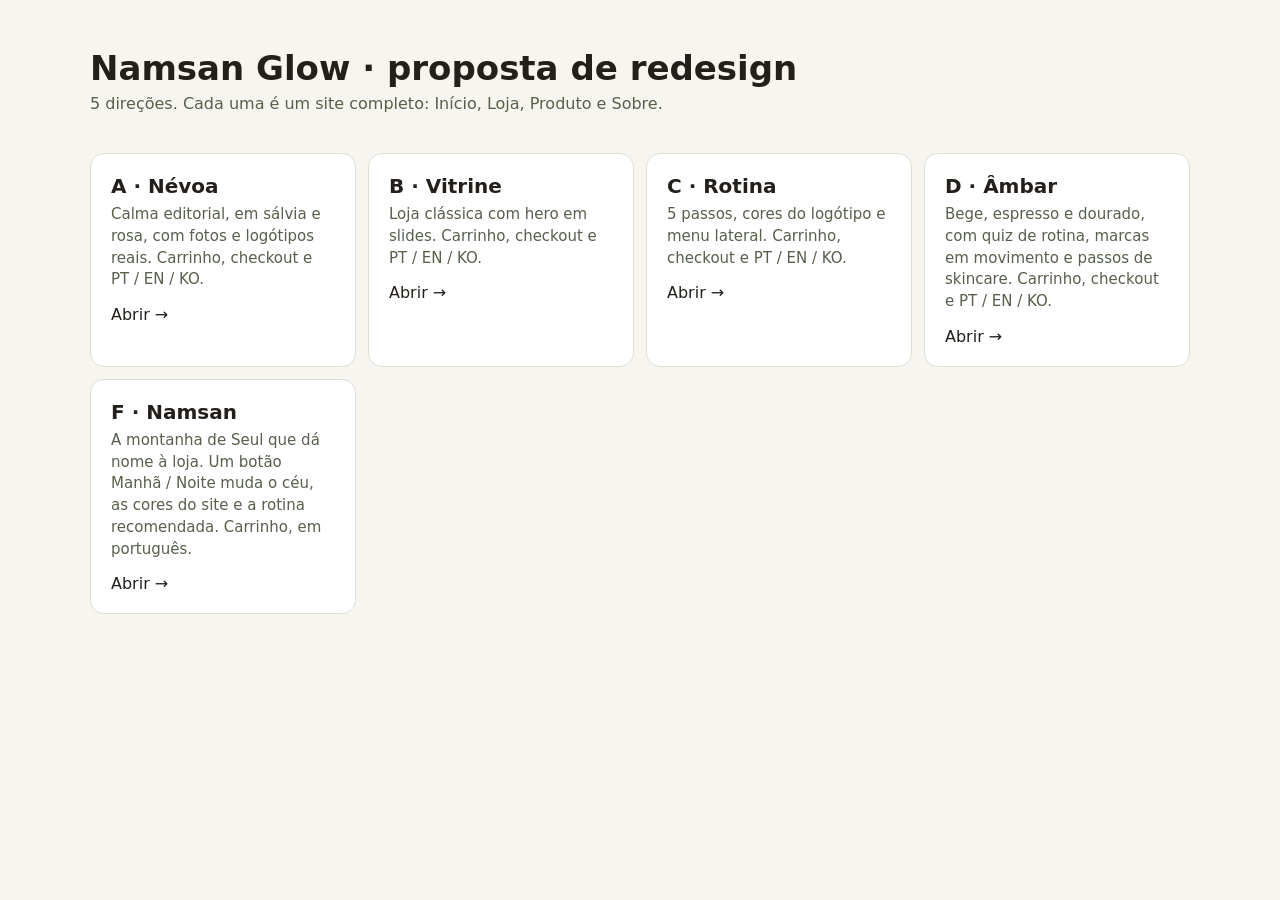
<file: index.html>
<!doctype html>
<html lang="pt-PT">
<head>
<meta charset="utf-8">
<meta name="viewport" content="width=device-width, initial-scale=1">
<title>Namsan Glow · 5 direções</title>
<style>
:root{--bg:#F7F5EF;--fg:#231F1B;--muted:#56604B;--line:#E1DFD3;--card:#fff}
@media (prefers-color-scheme: dark){:root:not([data-theme="light"]){--bg:#1C1F1A;--fg:#EEEDE6;--muted:#B5BBA8;--line:#353A31;--card:#252922}}
:root[data-theme="dark"]{--bg:#1C1F1A;--fg:#EEEDE6;--muted:#B5BBA8;--line:#353A31;--card:#252922}
body{margin:0;background:var(--bg);color:var(--fg);font-family:system-ui,-apple-system,"Segoe UI",sans-serif}
main{max-width:1100px;margin:0 auto;padding:48px 16px 80px}
h1{font-size:34px;margin:0 0 6px;font-weight:600}
p.lead{margin:0 0 40px;color:var(--muted)}
.grid{display:grid;grid-template-columns:repeat(auto-fit,minmax(min(240px,100%),1fr));gap:12px}
.grid a{display:flex;flex-direction:column;gap:6px;padding:20px;border:1px solid var(--line);border-radius:14px;background:var(--card);color:inherit;text-decoration:none}
.grid a:hover{border-color:var(--fg)}
.grid strong{font-size:20px;font-weight:600}
.grid span{color:var(--muted);font-size:15px;line-height:1.45}
.grid em{margin-top:8px;font-style:normal;font-weight:500}
</style>
</head>
<body>
<main>
<h1>Namsan Glow · proposta de redesign</h1>
<p class="lead">5 direções. Cada uma é um site completo: Início, Loja, Produto e Sobre.</p>
<div class="grid">
<a href="namsanglow-A.html"><strong>A · Névoa</strong><span>Calma editorial, em sálvia e rosa, com fotos e logótipos reais. Carrinho, checkout e PT / EN / KO.</span><em>Abrir →</em></a>
<a href="namsanglow-B.html"><strong>B · Vitrine</strong><span>Loja clássica com hero em slides. Carrinho, checkout e PT / EN / KO.</span><em>Abrir →</em></a>
<a href="namsanglow-C.html"><strong>C · Rotina</strong><span>5 passos, cores do logótipo e menu lateral. Carrinho, checkout e PT / EN / KO.</span><em>Abrir →</em></a>
<a href="namsanglow-D.html"><strong>D · Âmbar</strong><span>Bege, espresso e dourado, com quiz de rotina, marcas em movimento e passos de skincare. Carrinho, checkout e PT / EN / KO.</span><em>Abrir →</em></a>
<a href="namsanglow-F.html"><strong>F · Namsan</strong><span>A montanha de Seul que dá nome à loja. Um botão Manhã / Noite muda o céu, as cores do site e a rotina recomendada. Carrinho, em português.</span><em>Abrir →</em></a>
</div>
</main>
</body>
</html>
</file>
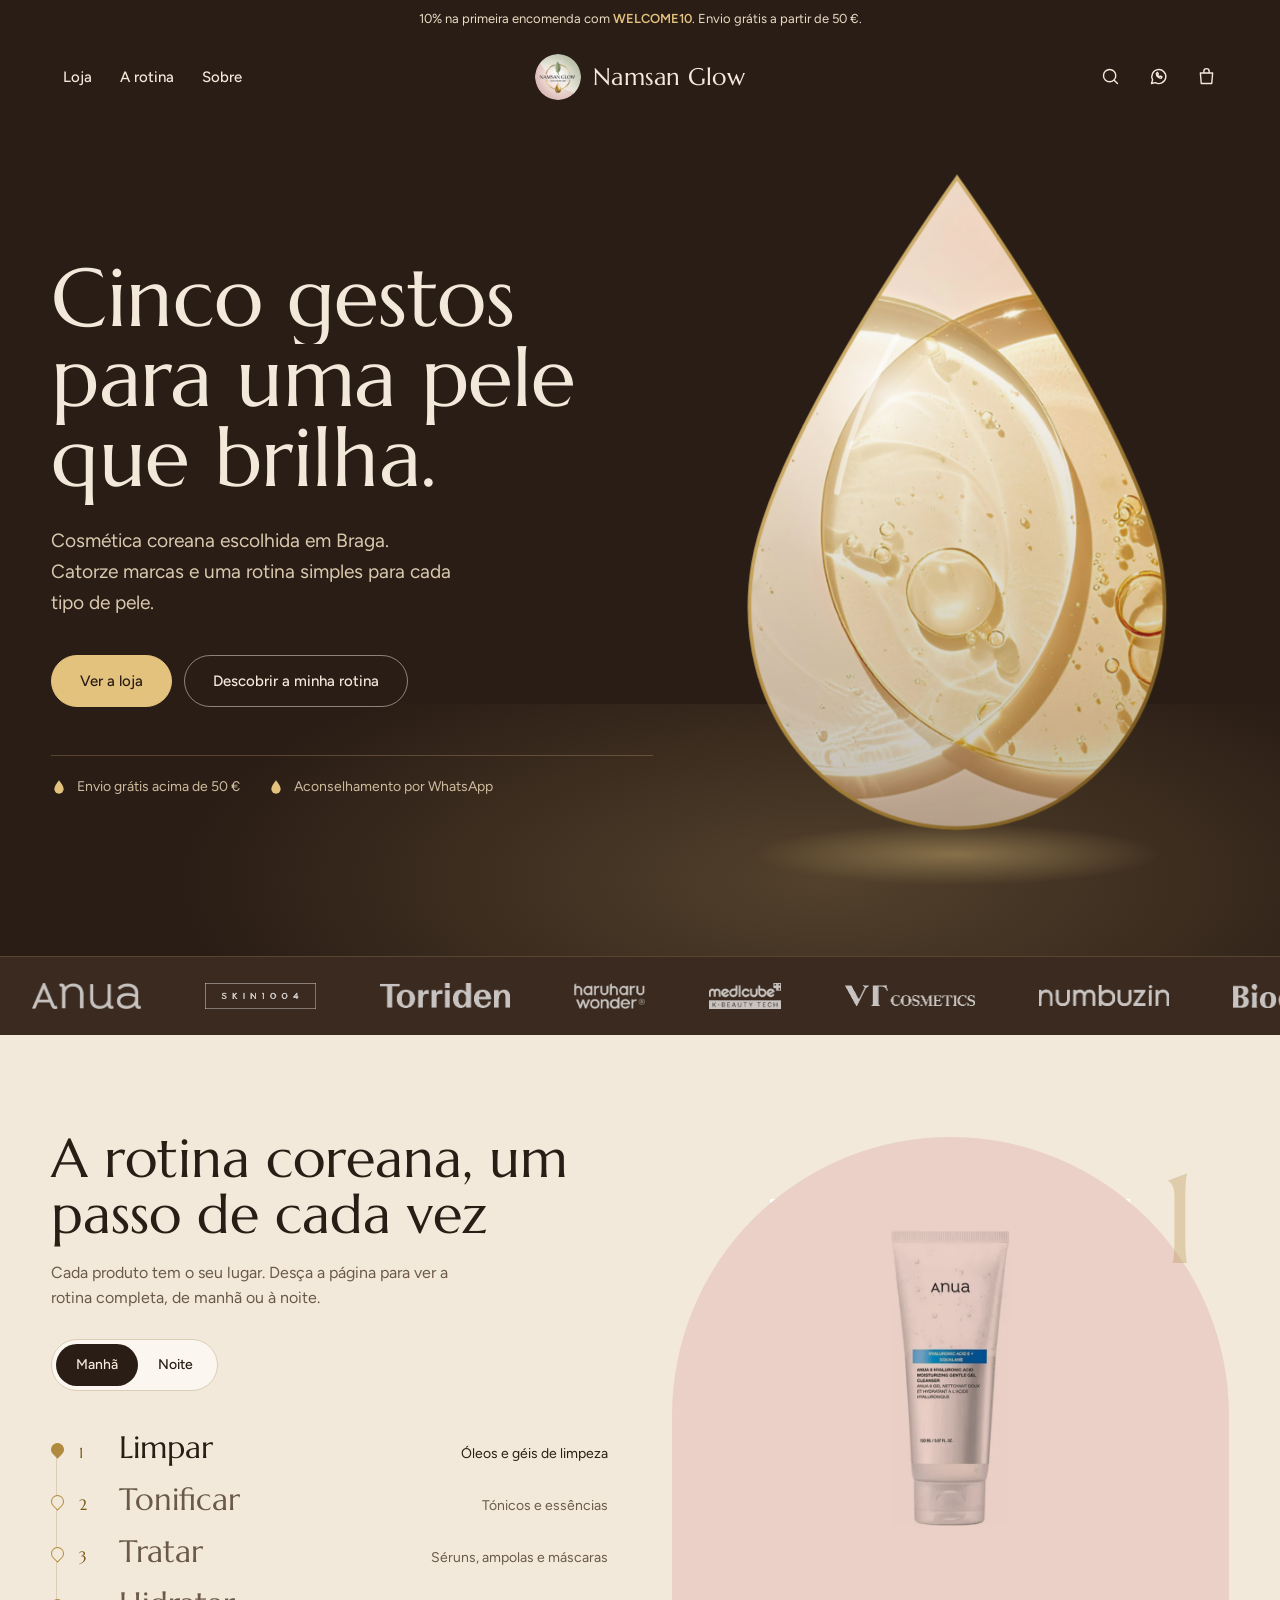
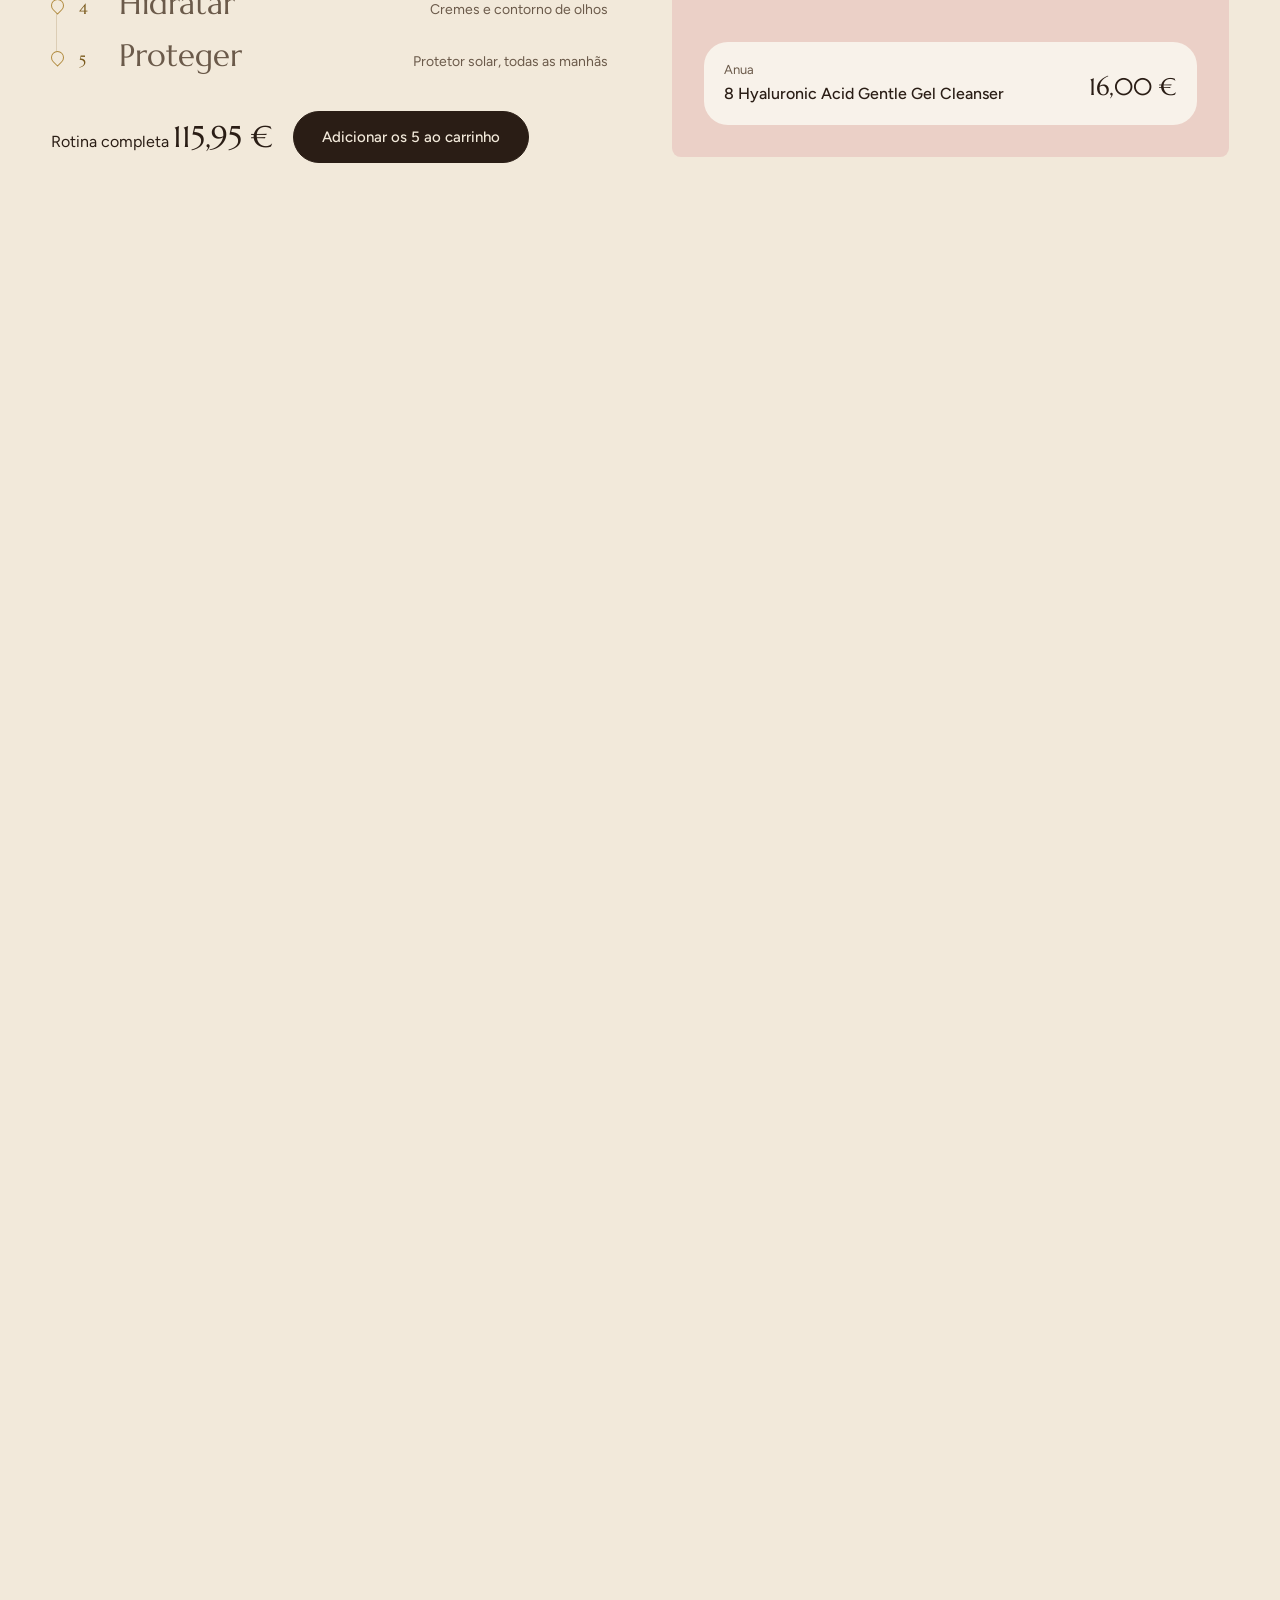
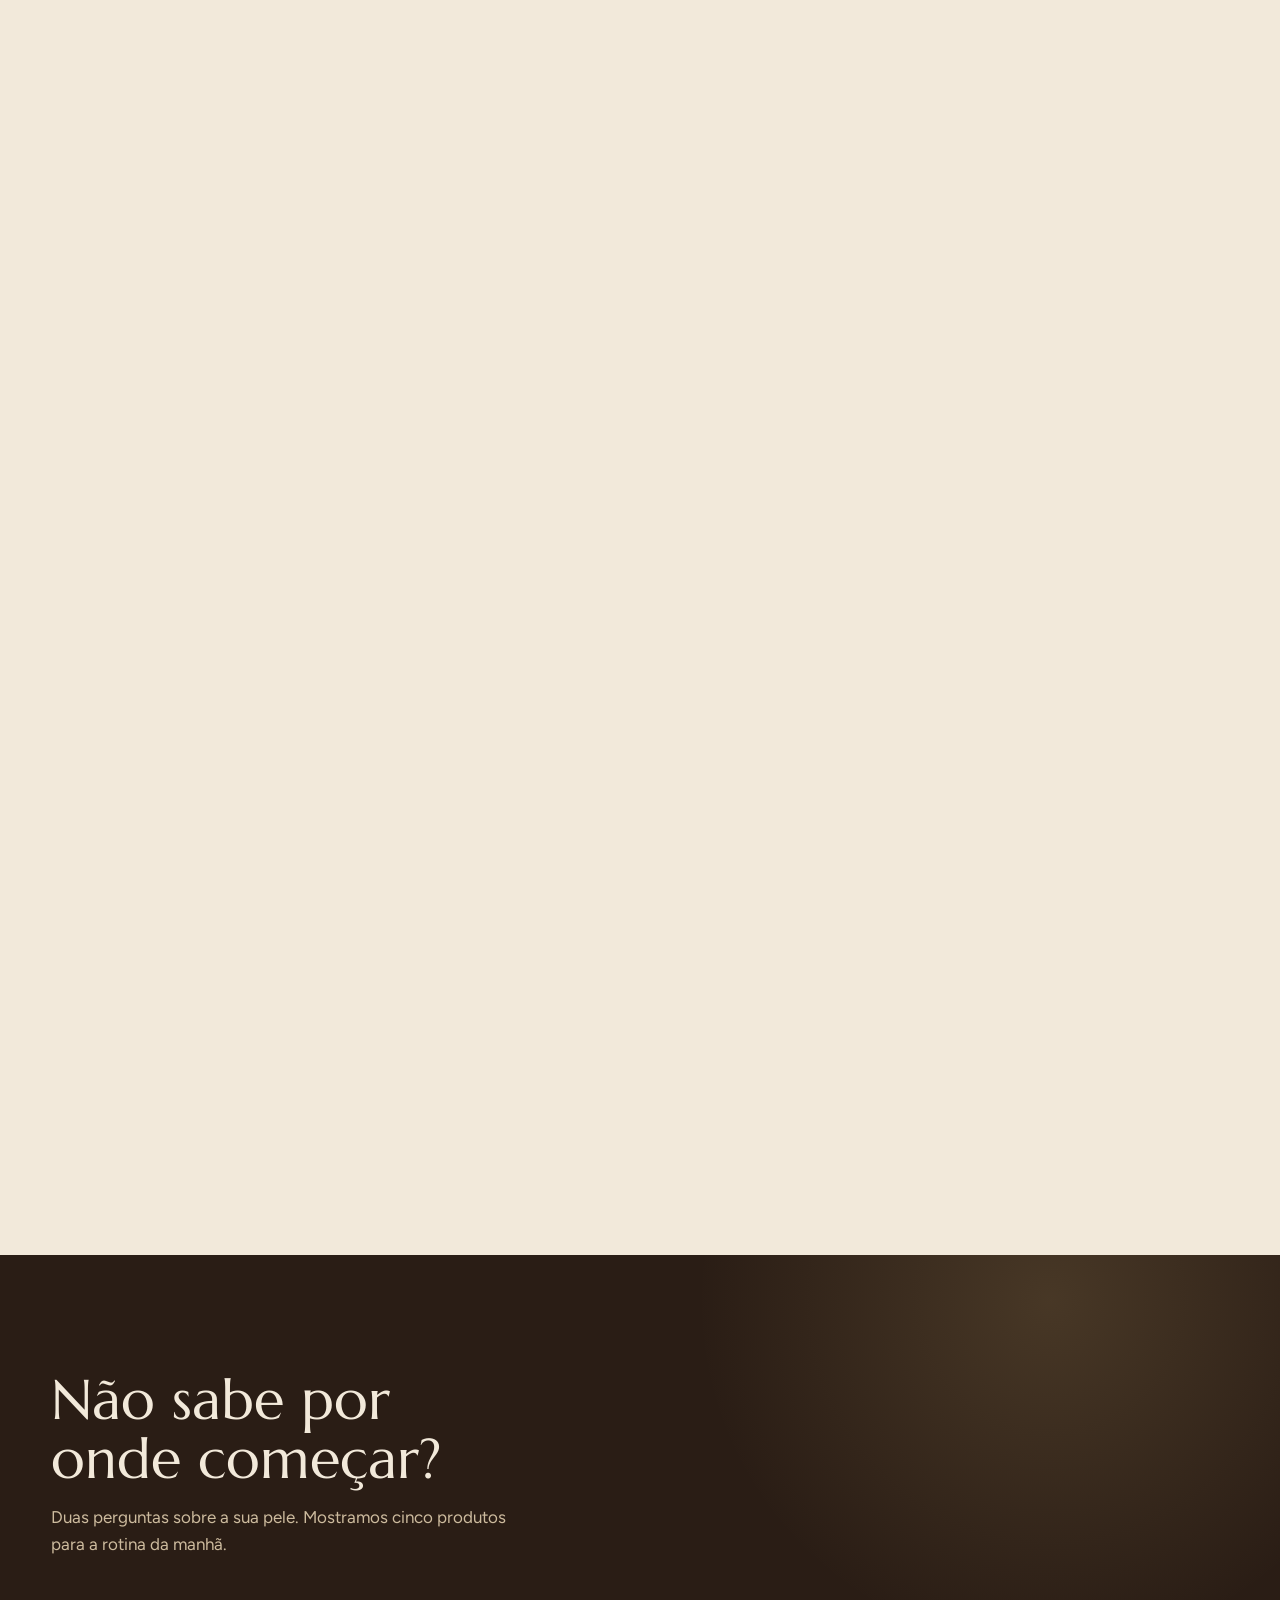
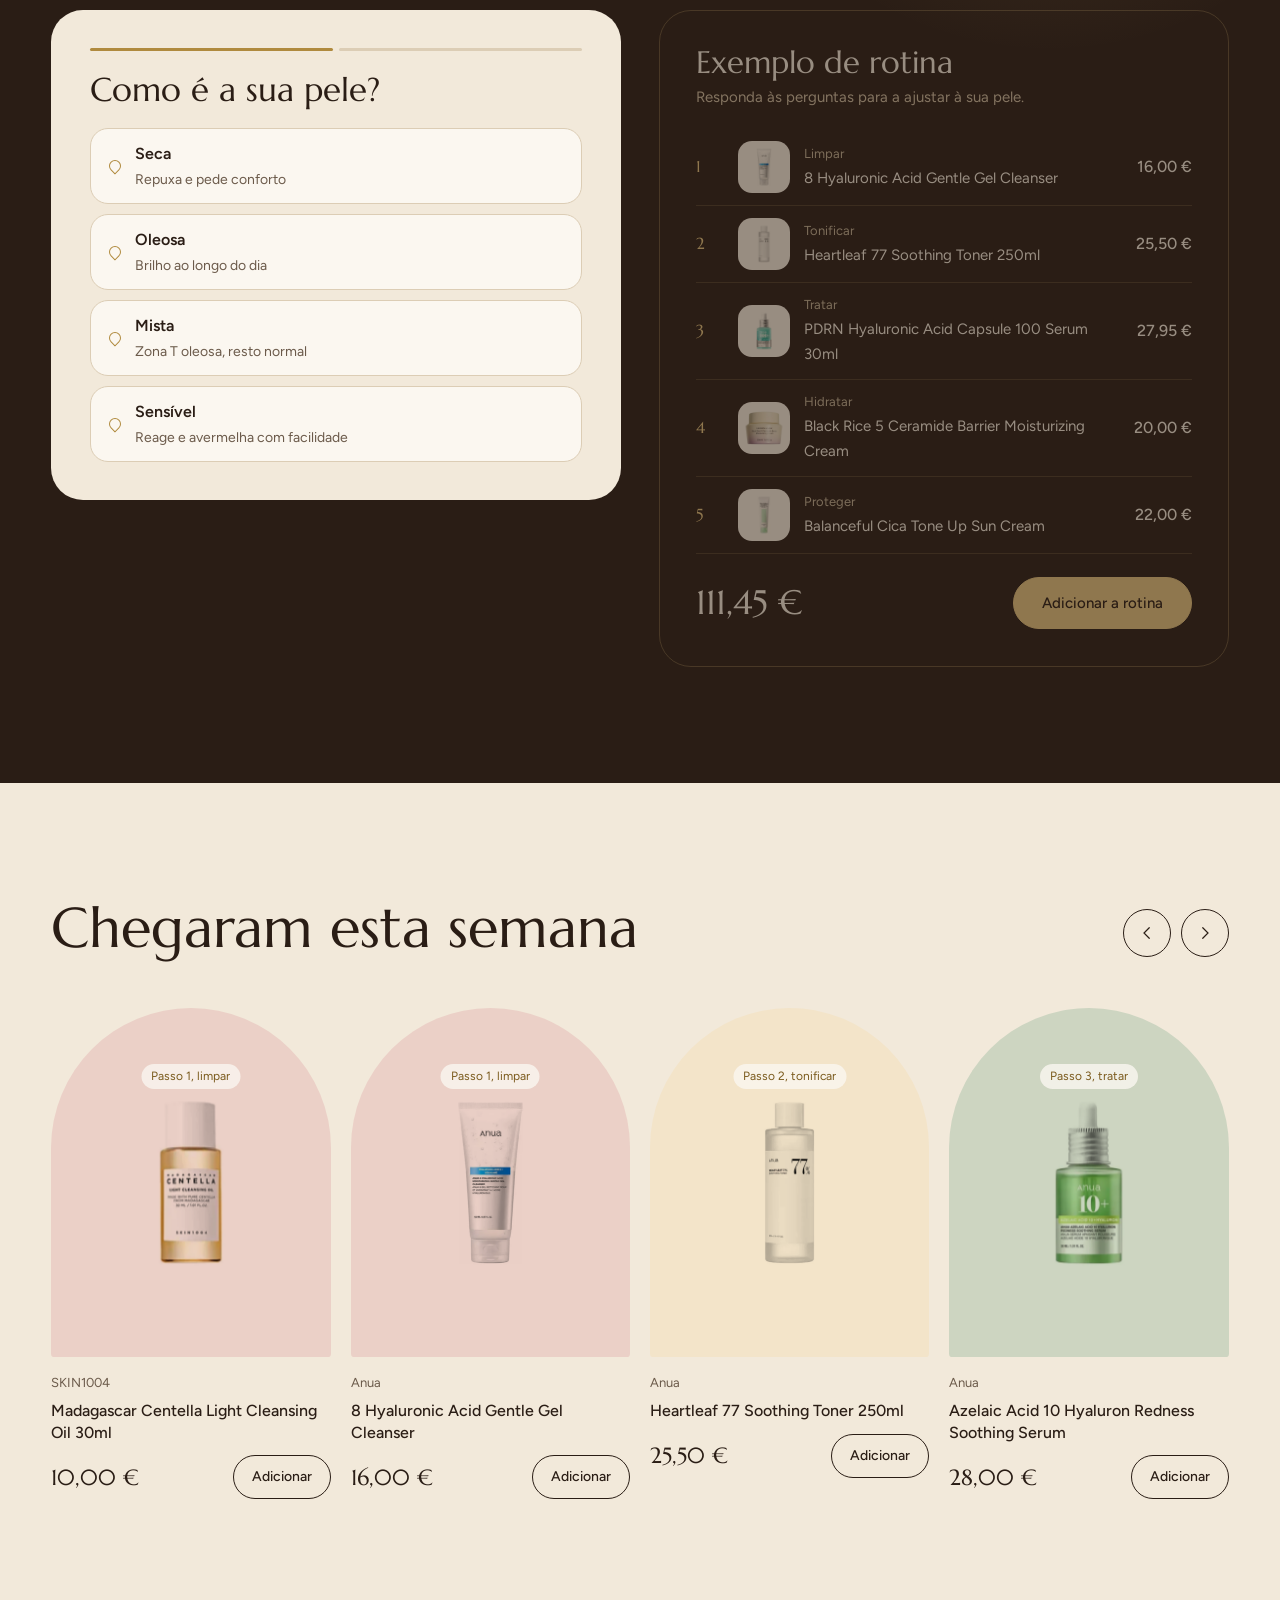
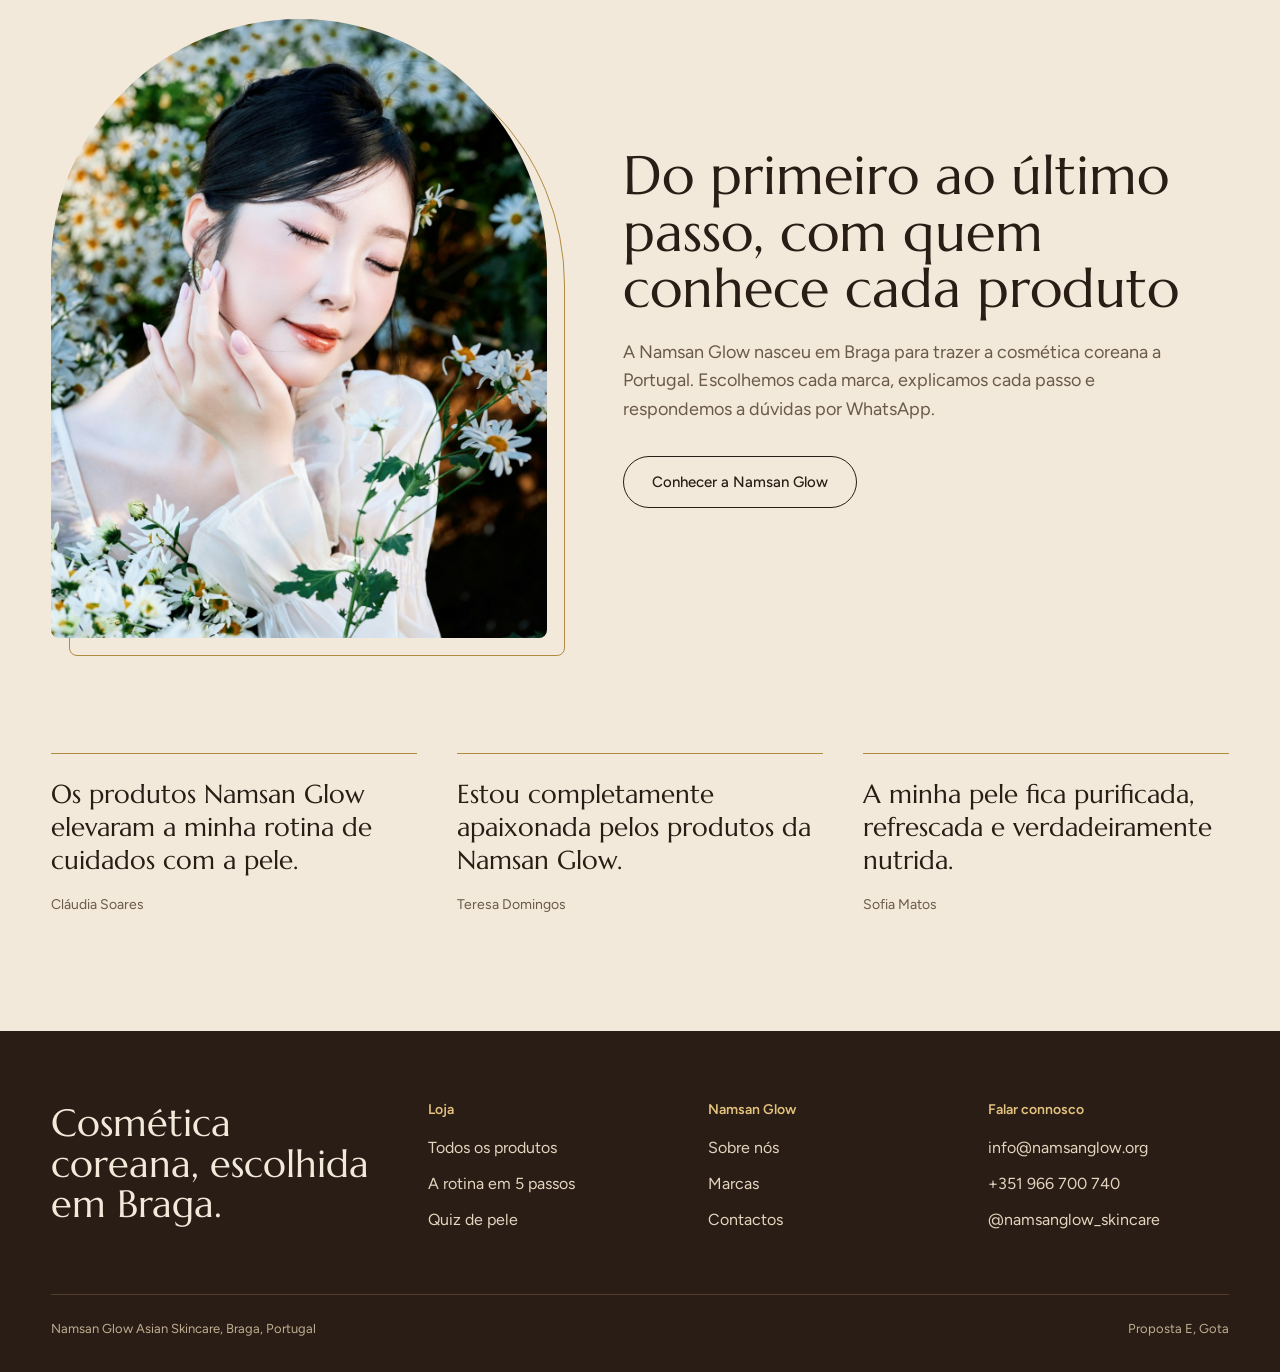
<file: namsanglow-E.html>
<!doctype html>
<html lang="pt-PT">
<head>
<meta charset="utf-8">
<meta name="viewport" content="width=device-width, initial-scale=1">
<title>Namsan Glow · Gota</title>
<link rel="preconnect" href="https://fonts.googleapis.com">
<link rel="preconnect" href="https://fonts.gstatic.com" crossorigin>
<link href="https://fonts.googleapis.com/css2?family=Marcellus&family=Figtree:wght@400;500;600&display=swap" rel="stylesheet">
<style>
:root{
  --rice:#F2E9DA; --rice-2:#EADFCB; --paper:#FBF7F0;
  --espresso:#2A1D15; --espresso-2:#3A2A1F;
  --gold:#B08A3E; --honey:#E3C27E; --gold-ink:#7A5A1C;
  --blush:#EBD0C7; --sage:#CDD5C1;
  --ink:#2A1D15; --muted:#6B5A4A; --line:#DCCDB5;
  --display:'Marcellus','Noto Serif KR',Georgia,serif;
  --body:'Figtree',system-ui,sans-serif;
  --ease:cubic-bezier(.2,.7,.2,1);
  --gut:clamp(16px,4vw,56px); --max:1320px;
}
*{box-sizing:border-box}
html{-webkit-text-size-adjust:100%;scroll-padding-top:96px}
body{margin:0;background:var(--rice);color:var(--ink);font:400 16px/1.6 var(--body);-webkit-font-smoothing:antialiased;overflow-x:clip}
img{max-width:100%;display:block}
a{color:inherit}
button{font:inherit;color:inherit}
h1,h2,h3{font-family:var(--display);font-weight:400;line-height:1.05;margin:0;text-wrap:balance}
p{margin:0}
:focus-visible{outline:2px solid var(--gold-ink);outline-offset:3px}
.dark :focus-visible,.dark:focus-visible{outline-color:var(--honey)}
.wrap{max-width:var(--max);margin:0 auto;padding:0 var(--gut)}
.vh{position:absolute;width:1px;height:1px;overflow:hidden;clip:rect(0 0 0 0);white-space:nowrap}

/* Buttons */
.btn{display:inline-flex;align-items:center;justify-content:center;gap:10px;min-height:52px;padding:0 28px;border-radius:999px;border:1px solid var(--espresso);background:var(--espresso);color:var(--rice);font-weight:500;font-size:15px;text-decoration:none;cursor:pointer;transition:background-color .2s,color .2s,border-color .2s,transform .2s var(--ease)}
.btn:hover{background:var(--espresso-2)}
.btn:active{transform:scale(.97)}
.btn.ghost{background:transparent;color:var(--espresso)}
.btn.ghost:hover{background:var(--espresso);color:var(--rice)}
.btn.gold{background:var(--honey);border-color:var(--honey);color:var(--espresso)}
.btn.gold:hover{background:#EDD196}
.btn.line-light{background:transparent;border-color:rgba(242,233,218,.5);color:var(--rice)}
.btn.line-light:hover{border-color:var(--rice);background:rgba(242,233,218,.08)}

/* Announcement + header */
.ann{background:var(--espresso);color:#E9DCC5;font-size:13px;text-align:center;padding:9px var(--gut)}
.ann b{color:var(--honey);font-weight:600}
.hdr{position:sticky;top:0;z-index:30;background:color-mix(in srgb,var(--rice) 92%,transparent);-webkit-backdrop-filter:blur(10px);backdrop-filter:blur(10px);border-bottom:1px solid transparent;transition:background-color .35s,border-color .35s,color .35s}
.hdr.scrolled{border-bottom-color:var(--line)}
body.on-dark .hdr{background:var(--espresso);color:var(--rice)}
.hdr-in{display:grid;grid-template-columns:1fr auto 1fr;align-items:center;min-height:76px;gap:16px}
.nav{display:flex;gap:4px}
.nav a{display:inline-flex;align-items:center;min-height:44px;padding:0 12px;text-decoration:none;font-size:15px;font-weight:500;border-radius:999px}
.nav a:hover{background:color-mix(in srgb,currentColor 8%,transparent)}
.nav a[aria-current="page"]{text-decoration:underline;text-decoration-color:var(--gold);text-underline-offset:6px}
.logo{display:flex;align-items:center;gap:12px;text-decoration:none}
.logo img{width:46px;height:46px;border-radius:50%}
.logo span{font-family:var(--display);font-size:24px;letter-spacing:.01em;white-space:nowrap}
.tools{justify-self:end;display:flex;gap:4px}
.ic{position:relative;width:44px;height:44px;border-radius:50%;display:grid;place-items:center;border:0;background:transparent;cursor:pointer;text-decoration:none}
.ic:hover{background:color-mix(in srgb,currentColor 10%,transparent)}
.ic .badge{position:absolute;top:2px;right:0;min-width:18px;height:18px;padding:0 5px;border-radius:9px;background:var(--gold);color:#fff;font-size:11px;font-weight:600;line-height:18px;text-align:center}
.ic .badge:empty{display:none}
.burger{display:none}
@media (max-width:860px){
  .hdr-in{grid-template-columns:auto 1fr auto}
  .nav{display:none}
  .burger{display:grid}
  .logo{justify-self:start;min-width:0}
  .logo span{font-size:20px;overflow:hidden;text-overflow:ellipsis}
  .logo img{width:38px;height:38px;flex:none}
}
@media (max-width:480px){.tools .wa{display:none}.hdr-in{gap:8px}}
.mnav{position:fixed;inset:0 0 auto 0;top:0;z-index:40;background:var(--rice);padding:16px var(--gut) 32px;border:0;margin:0;width:100%;max-width:none;max-height:100dvh;box-shadow:0 30px 60px -30px rgba(42,29,21,.45)}
.mnav::backdrop{background:rgba(42,29,21,.4)}
.mnav nav{display:flex;flex-direction:column;margin-top:8px}
.mnav nav a{font-family:var(--display);font-size:30px;text-decoration:none;padding:10px 0;border-bottom:1px solid var(--line)}
.mnav .x{margin-left:auto}

/* HERO: the drop */
.hero{position:relative;background:var(--espresso);color:var(--rice);overflow:hidden;isolation:isolate}
.hero::before{content:'';position:absolute;inset:auto -10% -40% -10%;height:70%;background:radial-gradient(60% 60% at 62% 30%,rgba(227,194,126,.22),transparent 70%);z-index:-1}
.hero-in{display:grid;grid-template-columns:minmax(0,1.05fr) minmax(0,.95fr);align-items:center;gap:32px;min-height:min(calc(100svh - 112px),820px);padding-top:40px;padding-bottom:56px}
.hero h1{font-size:clamp(46px,6.4vw,96px);letter-spacing:-.005em;line-height:.98;max-width:11ch}
.hero h1 .w{display:inline-block;overflow:hidden;vertical-align:top;padding-bottom:.08em;margin-bottom:-.08em}
.hero h1 .w > span{display:inline-block}
.hero .lead{margin-top:28px;font-size:clamp(17px,1.5vw,20px);line-height:1.6;color:#D9C9AF;max-width:34ch}
.hero .ctas{display:flex;flex-wrap:wrap;gap:12px;margin-top:36px}
.hero .facts{display:flex;flex-wrap:wrap;gap:8px 28px;margin:48px 0 0;padding:20px 0 0;border-top:1px solid rgba(227,194,126,.25);list-style:none;font-size:14px;color:#CDBB9E}
.hero .facts li{display:flex;align-items:center;gap:10px}
.hero .facts svg{color:var(--honey);flex:none}
.stage{position:relative;justify-self:center;width:min(100%,480px);aspect-ratio:400/620}
.stage svg{position:absolute;inset:0;width:100%;height:100%;overflow:visible}
.drop-g{transform-box:fill-box;transform-origin:50% 100%}
.ripples ellipse{fill:none;stroke:var(--honey);transform-box:fill-box;transform-origin:center;opacity:0}
.pool{opacity:.9}
.shine{mix-blend-mode:screen;transition:cx .6s var(--ease),cy .6s var(--ease)}
@keyframes fall{0%{transform:translateY(-130%) scaleY(1.08);opacity:0}55%{opacity:1}78%{transform:translateY(0) scaleY(.94) scaleX(1.04)}100%{transform:none}}
@keyframes ripple{0%{transform:scale(.15);opacity:.9}100%{transform:scale(1);opacity:0}}
@keyframes rise{from{transform:translateY(105%)}}
@keyframes fadeUp{from{opacity:0;transform:translateY(16px)}}
@media (prefers-reduced-motion:no-preference){
  body.play .drop-g{animation:fall 1.25s var(--ease) .15s both}
  body.play .ripples ellipse{animation:ripple 2.4s var(--ease) both}
  body.play .ripples ellipse:nth-child(1){animation-delay:1.05s}
  body.play .ripples ellipse:nth-child(2){animation-delay:1.35s}
  body.play .ripples ellipse:nth-child(3){animation-delay:1.65s}
  body.play .hero h1 .w > span{animation:rise 1s var(--ease) calc(.5s + var(--i) * 90ms) both}
  body.play .hero .seq{animation:fadeUp .9s var(--ease) calc(1.2s + var(--i,0) * 120ms) both}
}
.ripples ellipse.rest{opacity:.22;stroke-width:1}
@media (max-width:900px){
  .hero-in{grid-template-columns:1fr;padding-top:28px;min-height:0}
  .stage{width:min(72%,320px);order:-1;margin-bottom:-8px}
  .hero h1{max-width:13ch}
}

/* Brands marquee */
.brands{background:var(--espresso-2);border-top:1px solid rgba(227,194,126,.18);overflow:hidden}
.mq{display:flex;width:max-content}
.mq-set{display:flex;align-items:center;gap:64px;padding:26px 32px}
.mq img{height:26px;width:auto;max-width:130px;object-fit:contain;filter:brightness(0) invert(1);opacity:.72}
@keyframes mq{to{transform:translateX(-50%)}}
@media (prefers-reduced-motion:no-preference){.mq{animation:mq 48s linear infinite}.brands:hover .mq{animation-play-state:paused}}
@media (prefers-reduced-motion:reduce){.mq-set[aria-hidden]{display:none}.mq{width:auto;flex-wrap:wrap;justify-content:center}.mq-set{flex-wrap:wrap;justify-content:center;gap:28px 48px}}

/* Section heads */
.sec{padding:clamp(72px,9vw,128px) 0}
.sh{display:flex;flex-wrap:wrap;align-items:end;justify-content:space-between;gap:16px 32px;margin-bottom:clamp(32px,4vw,56px)}
.sh h2{font-size:clamp(36px,4.4vw,64px);max-width:16ch}
.sh p{color:var(--muted);max-width:42ch;font-size:17px}

/* Ritual: sticky scroll */
.rt{position:relative;height:calc(100svh + 4 * 70svh)}
.rt-stage{position:sticky;top:76px;height:calc(100svh - 76px);display:grid;grid-template-columns:minmax(0,1fr) minmax(0,1fr);gap:clamp(24px,5vw,80px);align-items:center}
.rt-copy h2{font-size:clamp(36px,4.2vw,60px)}
.rt-copy > p{color:var(--muted);margin-top:16px;max-width:40ch}
.seg{display:inline-flex;margin-top:28px;padding:4px;border:1px solid var(--line);border-radius:999px;background:var(--paper)}
.seg button{min-height:42px;padding:0 20px;border:0;border-radius:999px;background:transparent;cursor:pointer;font-weight:500;font-size:14px}
.seg button[aria-pressed="true"]{background:var(--espresso);color:var(--rice)}
.rt-list{position:relative;list-style:none;margin:32px 0 0;padding:0 0 0 28px}
.rt-list::before,.rt-list::after{content:'';position:absolute;left:5px;top:22px;bottom:22px;width:1px;background:var(--line)}
.rt-list::after{background:var(--gold);transform-origin:top;transform:scaleY(var(--p,0));transition:transform .3s linear}
.rt-list li{position:relative}
.rt-list li::before{content:'';position:absolute;left:-28px;top:50%;width:11px;height:11px;margin-top:-6px;border-radius:50% 50% 50% 0;transform:rotate(-45deg);border:1px solid var(--gold);background:var(--rice);transition:background-color .4s}
.rt-list li.on::before,.rt-list li.done::before{background:var(--gold)}
.rt-list button{display:flex;align-items:baseline;gap:16px;width:100%;min-height:52px;padding:8px 0;border:0;background:none;text-align:left;cursor:pointer;color:var(--muted);transition:color .4s}
.rt-list li.on button{color:var(--ink)}
.rt-list .n{font-family:var(--display);font-size:15px;color:var(--gold-ink);min-width:2ch}
.rt-list .t{font-family:var(--display);font-size:clamp(24px,2.4vw,34px);line-height:1.1}
.rt-list .d{margin-left:auto;font-size:14px;text-align:right}
.rt-show{position:relative;height:min(78%,620px);display:grid}
.rt-card{grid-area:1/1;display:flex;flex-direction:column;justify-content:flex-end;gap:14px;border-radius:999px 999px 32px 32px;padding:32px;background:var(--tile,var(--paper));overflow:hidden;opacity:0;transform:translateY(24px) scale(.98);transition:opacity .6s var(--ease),transform .7s var(--ease);pointer-events:none}
.rt-card.on{opacity:1;transform:none;pointer-events:auto}
.rt-card img{position:absolute;left:50%;top:10%;height:58%;width:auto;max-width:80%;object-fit:contain;transform:translateX(-50%);mix-blend-mode:multiply}
.rt-card .big{position:absolute;top:18px;right:30px;font-family:var(--display);font-size:clamp(90px,10vw,150px);line-height:1;color:color-mix(in srgb,var(--gold) 30%,transparent)}
.rt-card .meta{position:relative;display:flex;flex-wrap:wrap;align-items:end;justify-content:space-between;gap:12px;background:color-mix(in srgb,var(--paper) 88%,transparent);border-radius:24px;padding:18px 20px}
.rt-card .meta small{display:block;font-size:13px;color:var(--muted)}
.rt-card .meta a{text-decoration:none;font-weight:500;line-height:1.35}
.rt-card .meta a:hover{text-decoration:underline}
.rt-card .meta b{font-family:var(--display);font-weight:400;font-size:24px}
.rt-sum{display:flex;flex-wrap:wrap;align-items:center;gap:12px 20px;margin-top:28px}
.rt-sum b{font-family:var(--display);font-weight:400;font-size:30px}
.rt-mob{display:none}
@media (max-width:900px){
  .rt{height:auto}
  .rt-stage{position:static;height:auto;grid-template-columns:1fr;padding-block:clamp(72px,9vw,128px)}
  .rt-list,.rt-show{display:none}
  .rt-mob{display:grid;gap:12px;margin-top:28px;list-style:none;padding:0}
}
.rt-mob li a{display:grid;grid-template-columns:72px minmax(0,1fr) auto;gap:14px;align-items:center;padding:12px;border-radius:20px;background:var(--paper);text-decoration:none}
.rt-mob .th{width:72px;height:72px;border-radius:16px;background:var(--tile);display:grid;place-items:center}
.rt-mob .th img{height:80%;width:auto;mix-blend-mode:multiply}
.rt-mob small{display:block;color:var(--muted);font-size:13px}
.rt-mob span.nm{font-weight:500;line-height:1.3;font-size:15px}
.rt-mob b{font-weight:600;font-size:15px;white-space:nowrap}

/* Quiz */
.qz{background:var(--espresso);color:var(--rice);position:relative;overflow:hidden}
.qz::after{content:'';position:absolute;right:-12%;top:-30%;width:60%;aspect-ratio:1;border-radius:50%;background:radial-gradient(circle,rgba(227,194,126,.16),transparent 65%);pointer-events:none}
.qz .sh p{color:#CDBB9E}
.qz-grid{position:relative;z-index:1;display:grid;grid-template-columns:minmax(0,1fr) minmax(0,1fr);gap:clamp(20px,3vw,40px);align-items:start}
.qz-card{background:var(--rice);color:var(--ink);border-radius:32px;padding:clamp(24px,3vw,40px)}
.qz-prog{display:flex;gap:6px;margin-bottom:22px}
.qz-prog span{flex:1;height:3px;border-radius:3px;background:var(--line)}
.qz-prog span.on{background:var(--gold)}
.qz-card h3{font-size:clamp(26px,2.6vw,36px);margin-bottom:20px}
.qz-card h3:focus{outline:none}
.qz-opts{display:grid;gap:10px}
.qz-opts button{display:grid;grid-template-columns:auto 1fr;gap:2px 14px;align-items:center;text-align:left;min-height:68px;padding:12px 18px;border:1px solid var(--line);border-radius:18px;background:var(--paper);cursor:pointer;transition:border-color .2s,transform .2s var(--ease)}
.qz-opts button:hover{border-color:var(--gold)}
.qz-opts button[aria-pressed="true"]{border-color:var(--espresso);box-shadow:inset 0 0 0 1px var(--espresso)}
.qz-opts .dot{grid-row:span 2;width:12px;height:12px;border-radius:50% 50% 50% 0;transform:rotate(-45deg);border:1px solid var(--gold)}
.qz-opts button[aria-pressed="true"] .dot{background:var(--gold)}
.qz-opts b{font-weight:600}
.qz-opts small{color:var(--muted);font-size:14px}
.qz-back{margin-top:16px;border:0;background:none;padding:8px 0;text-decoration:underline;text-underline-offset:4px;color:var(--muted);cursor:pointer}
.qz-res{border:1px solid rgba(227,194,126,.3);border-radius:32px;padding:clamp(24px,3vw,36px)}
.qz-res h3{font-size:clamp(24px,2.4vw,32px)}
.qz-res > p{color:#CDBB9E;margin-top:6px;font-size:15px}
.qz-res ol{list-style:none;margin:20px 0 0;padding:0}
.qz-res li{display:grid;grid-template-columns:28px 52px minmax(0,1fr) auto;gap:14px;align-items:center;padding:12px 0;border-bottom:1px solid rgba(227,194,126,.18)}
.qz-res li .n{font-family:var(--display);color:var(--honey)}
.qz-res li .th{width:52px;height:52px;border-radius:14px;background:var(--rice);display:grid;place-items:center}
.qz-res li .th img{height:84%;width:auto;mix-blend-mode:multiply}
.qz-res li small{display:block;color:#BFAE91;font-size:13px}
.qz-res li span.nm{font-size:15px;line-height:1.3}
.qz-res li b{font-weight:500;white-space:nowrap}
.qz-tot{display:flex;flex-wrap:wrap;align-items:center;justify-content:space-between;gap:16px;margin-top:22px}
.qz-tot b{font-family:var(--display);font-weight:400;font-size:34px}
.qz-res.pending{opacity:.55}
@media (max-width:900px){.qz-grid{grid-template-columns:1fr}}
@media (max-width:520px){.qz-res li{grid-template-columns:44px minmax(0,1fr) auto}.qz-res li .n{display:none}.qz-res li .th{width:44px;height:44px}}

/* Product cards */
.row{display:grid;grid-auto-flow:column;grid-auto-columns:minmax(240px,1fr);gap:20px;overflow-x:auto;scroll-snap-type:x mandatory;scrollbar-width:none;padding-bottom:4px}
.row::-webkit-scrollbar{display:none}
.row > *{scroll-snap-align:start}
@media (min-width:1100px){.row{grid-auto-columns:calc((100% - 60px) / 4)}}
.grid{display:grid;grid-template-columns:repeat(auto-fill,minmax(min(230px,100%),1fr));gap:36px 20px}
.card{display:flex;flex-direction:column;gap:6px}
.card .tile{position:relative;display:grid;place-items:center;aspect-ratio:4/5;border-radius:999px 999px 24px 24px;background:var(--tile);overflow:hidden;text-decoration:none}
.card .tile img{height:66%;width:auto;max-width:70%;object-fit:contain;mix-blend-mode:multiply;transition:transform .6s var(--ease)}
.card .tile:hover img{transform:translateY(-6px) scale(1.03)}
.card .step{position:absolute;top:16%;left:50%;translate:-50% 0;font-size:12px;color:var(--gold-ink);background:color-mix(in srgb,var(--paper) 80%,transparent);padding:3px 10px;border-radius:999px;white-space:nowrap}
.card .tag{position:absolute;bottom:14px;left:50%;translate:-50% 0;font-size:12px;font-weight:600;padding:4px 10px;border-radius:999px;background:var(--espresso);color:var(--rice)}
.card .brand{margin-top:10px;font-size:13px;color:var(--muted)}
.card .name{font-weight:500;line-height:1.35;text-decoration:none}
.card .name:hover{text-decoration:underline;text-underline-offset:3px}
.card .buy{display:flex;align-items:center;justify-content:space-between;gap:12px;margin-top:6px}
.card .price{font-family:var(--display);font-size:22px}
.card .price s{font-family:var(--body);font-size:14px;color:var(--muted);margin-right:6px}
.add{min-height:44px;padding:0 18px;border-radius:999px;border:1px solid var(--espresso);background:transparent;cursor:pointer;font-size:14px;font-weight:500;transition:background-color .2s,color .2s}
.add:hover{background:var(--espresso);color:var(--rice)}
.add:disabled{opacity:.45;cursor:not-allowed;background:transparent;color:inherit}
.arrows{display:flex;gap:10px}
.arrows button{width:48px;height:48px;border-radius:50%;border:1px solid var(--espresso);background:transparent;cursor:pointer;display:grid;place-items:center}
.arrows button:hover{background:var(--espresso);color:var(--rice)}

/* Story */
.story{display:grid;grid-template-columns:minmax(0,.9fr) minmax(0,1.1fr);gap:clamp(32px,6vw,96px);align-items:center}
.arch{position:relative}
.arch::before{content:'';position:absolute;inset:18px -18px -18px 18px;border:1px solid var(--gold);border-radius:999px 999px 32px 32px}
.arch img{position:relative;width:100%;aspect-ratio:4/5;object-fit:cover;object-position:50% 30%;border-radius:999px 999px 32px 32px}
.story h2{font-size:clamp(36px,4.2vw,60px)}
.story p{margin-top:20px;color:var(--muted);font-size:18px;max-width:46ch}
.story .btn{margin-top:32px}
@media (max-width:860px){.story{grid-template-columns:1fr}.arch{max-width:420px}}

/* Quotes */
.quotes{display:grid;grid-template-columns:repeat(auto-fit,minmax(min(280px,100%),1fr));gap:40px;margin:0;padding:0;list-style:none}
.quotes blockquote{margin:0;font-family:var(--display);font-size:clamp(22px,2vw,28px);line-height:1.3}
.quotes figcaption{margin-top:16px;font-size:14px;color:var(--muted)}
.quotes figure{margin:0;padding-top:24px;border-top:1px solid var(--gold)}

/* Footer */
.ft{background:var(--espresso);color:#E3D5BE;padding:72px 0 32px}
.ft-grid{display:grid;grid-template-columns:1.4fr repeat(3,1fr);gap:40px}
.ft h2{font-size:clamp(30px,3vw,44px);color:var(--rice);max-width:14ch}
.ft h3{font-family:var(--body);font-size:14px;font-weight:600;color:var(--honey);margin-bottom:12px}
.ft ul{list-style:none;margin:0;padding:0}
.ft li a{display:inline-flex;min-height:36px;align-items:center;text-decoration:none}
.ft li a:hover{text-decoration:underline}
.ft .base{display:flex;flex-wrap:wrap;justify-content:space-between;gap:12px;margin-top:56px;padding-top:24px;border-top:1px solid rgba(227,194,126,.2);font-size:13px;color:#BFAE91}
@media (max-width:860px){.ft-grid{grid-template-columns:1fr 1fr}.ft-grid > :first-child{grid-column:1/-1}}

/* Shop */
.ph{padding:56px 0 28px}
.crumb{font-size:14px;color:var(--muted)}
.crumb a{text-underline-offset:3px}
.ph h1{font-size:clamp(56px,8vw,120px);margin-top:8px}
.ph p{color:var(--muted);margin-top:12px;max-width:52ch}
.filters{display:flex;flex-wrap:wrap;align-items:center;gap:10px 12px;padding:16px 0 32px;border-bottom:1px solid var(--line);margin-bottom:40px}
.chip{min-height:44px;padding:0 18px;border-radius:999px;border:1px solid var(--line);background:var(--paper);cursor:pointer;font-size:14px;font-weight:500}
.chip:hover{border-color:var(--gold)}
.chip[aria-pressed="true"]{background:var(--espresso);border-color:var(--espresso);color:var(--rice)}
.chip .n{font-family:var(--display);color:var(--gold-ink);margin-right:6px}
.chip[aria-pressed="true"] .n{color:var(--honey)}
.fsel{display:flex;gap:10px;margin-left:auto;flex-wrap:wrap}
.fsel label{display:flex;align-items:center;gap:8px;font-size:14px;color:var(--muted)}
.fsel select,.fsel input{min-height:44px;border:1px solid var(--line);border-radius:999px;background:var(--paper);padding:0 16px;font:inherit;font-size:14px;color:var(--ink);max-width:100%}
.count{font-size:14px;color:var(--muted);margin-bottom:20px}
.none{padding:48px 0;color:var(--muted)}
@media (max-width:700px){.fsel{margin-left:0;width:100%}.fsel label{flex:1 1 140px}.fsel select,.fsel input{width:100%}}

/* Product */
.pd{display:grid;grid-template-columns:minmax(0,1fr) minmax(0,1fr);gap:clamp(32px,5vw,80px);padding:32px 0 96px;align-items:start}
.pd-media{position:sticky;top:96px;display:grid;place-items:center;aspect-ratio:4/5;border-radius:999px 999px 32px 32px;background:var(--tile)}
.pd-media img{height:64%;width:auto;max-width:70%;mix-blend-mode:multiply;object-fit:contain}
.pd h1{font-size:clamp(34px,3.6vw,52px);margin-top:10px}
.pd .brand{color:var(--muted)}
.pd .price{font-family:var(--display);font-size:34px;margin-top:18px}
.pd .price s{font-family:var(--body);font-size:16px;color:var(--muted);margin-right:8px}
.pd .desc{margin-top:20px;font-size:17px;color:var(--muted);max-width:52ch}
.steps5{display:flex;align-items:center;gap:6px;margin-top:28px;font-size:14px}
.steps5 i{width:28px;height:4px;border-radius:4px;background:var(--line)}
.steps5 i.on{background:var(--gold)}
.steps5 span{margin-left:10px}
.buybar{display:flex;flex-wrap:wrap;gap:12px;margin-top:28px}
.qty{display:inline-flex;align-items:center;border:1px solid var(--espresso);border-radius:999px}
.qty button{width:48px;height:50px;border:0;background:none;font-size:20px;cursor:pointer;border-radius:999px}
.qty output{min-width:28px;text-align:center;font-weight:600}
.buybar .btn{flex:1 1 220px}
.acc{margin-top:36px;border-top:1px solid var(--line)}
.acc details{border-bottom:1px solid var(--line)}
.acc summary{display:flex;justify-content:space-between;align-items:center;min-height:60px;cursor:pointer;font-weight:500;list-style:none}
.acc summary::-webkit-details-marker{display:none}
.acc summary::after{content:'+';font-size:22px;color:var(--gold-ink);transition:transform .3s var(--ease)}
.acc details[open] summary::after{transform:rotate(45deg)}
.acc details p{padding:0 0 20px;color:var(--muted)}
.ings{display:flex;flex-wrap:wrap;gap:8px;padding:0 0 20px}
.ings span{padding:6px 14px;border-radius:999px;background:var(--paper);border:1px solid var(--line);font-size:14px}
@media (max-width:860px){.pd{grid-template-columns:1fr}.pd-media{position:relative;top:0;max-width:440px}}

/* About */
.ab-hero{display:grid;grid-template-columns:minmax(0,1.1fr) minmax(0,.9fr);gap:clamp(32px,6vw,96px);align-items:center;padding:56px 0 96px}
.ab-hero h1{font-size:clamp(46px,6vw,88px)}
.ab-hero p{margin-top:24px;font-size:18px;color:var(--muted);max-width:46ch}
.ab-ps{display:grid;grid-template-columns:repeat(auto-fit,minmax(min(260px,100%),1fr));gap:20px}
.ab-ps article{padding:32px;border-radius:32px;background:var(--paper);border:1px solid var(--line)}
.ab-ps h3{font-size:28px;margin-bottom:10px}
.ab-ps p{color:var(--muted)}
.bgrid{display:grid;grid-template-columns:repeat(auto-fill,minmax(min(160px,100%),1fr));gap:12px}
.bgrid a{display:grid;place-items:center;min-height:96px;border-radius:24px;background:var(--paper);border:1px solid var(--line);padding:16px}
.bgrid a:hover{border-color:var(--gold)}
.bgrid img{max-height:30px;max-width:80%;object-fit:contain}
.contact{display:grid;grid-template-columns:repeat(auto-fit,minmax(min(240px,100%),1fr));gap:20px;margin-top:20px}
.contact a{display:flex;flex-direction:column;gap:4px;padding:24px;border-radius:24px;background:var(--espresso);color:var(--rice);text-decoration:none}
.contact a small{color:var(--honey)}
.contact a span{font-family:var(--display);font-size:22px;overflow-wrap:anywhere}
@media (max-width:860px){.ab-hero{grid-template-columns:1fr}}

/* Cart drawer (from ng-core) */
.cd{position:fixed;inset:0 0 0 auto;margin:0;width:min(440px,100%);max-width:100%;height:100dvh;max-height:100dvh;padding:0;border:0;background:var(--rice);color:var(--ink);display:none;flex-direction:column;overscroll-behavior:contain}
.cd[open]{display:flex}
.cd::backdrop{background:rgba(42,29,21,.42);overflow:hidden;overscroll-behavior:contain}
@media (prefers-reduced-motion:no-preference){
  .cd{transition:translate .45s var(--ease),display .45s allow-discrete,overlay .45s allow-discrete}
  .cd[open]{translate:0}
  @starting-style{.cd[open]{translate:100% 0}}
  .cd:not([open]){translate:100% 0}
}
.cd-head{display:flex;align-items:center;justify-content:space-between;padding:20px 20px 16px 24px;border-bottom:1px solid var(--line)}
.cd-head h2{font-size:30px}
.cd-head small{font-family:var(--body);font-size:14px;color:var(--muted)}
.cd-x{width:44px;height:44px;border:0;border-radius:50%;background:none;cursor:pointer;display:grid;place-items:center}
.cd-x:hover{background:var(--rice-2)}
.cd-ship{padding:14px 24px 16px;background:var(--sage);font-size:14px}
.cd-bar{display:block;height:4px;margin-top:10px;border-radius:4px;background:rgba(42,29,21,.12);overflow:hidden}
.cd-bar span{display:block;height:100%;width:calc(var(--p) * 100%);background:var(--gold);transition:width .6s var(--ease)}
.cd-items{flex:1;overflow:auto;list-style:none;margin:0;padding:4px 24px}
.cd-item{display:grid;grid-template-columns:80px minmax(0,1fr);gap:16px;padding:18px 0;border-bottom:1px solid var(--line)}
.cd-thumb{display:grid;place-items:center;aspect-ratio:1;border-radius:18px;background:var(--blush)}
.cd-thumb img{height:80%;width:auto;mix-blend-mode:multiply}
.cd-info{display:flex;flex-direction:column;gap:2px;min-width:0}
.cd-brand{font-size:13px;color:var(--muted)}
.cd-name{font-weight:500;line-height:1.35;text-decoration:none;font-size:15px}
.cd-row{display:flex;align-items:center;justify-content:space-between;margin-top:8px}
.cd-qty{display:inline-flex;align-items:center;border:1px solid var(--line);border-radius:999px;background:var(--paper)}
.cd-qty button{width:36px;height:36px;border:0;background:none;border-radius:50%;cursor:pointer;font-size:17px}
.cd-qty output{min-width:24px;text-align:center;font-weight:600}
.cd-price{font-weight:600}
.cd-rm{align-self:flex-start;border:0;background:none;padding:4px 0;font-size:13px;color:var(--muted);text-decoration:underline;cursor:pointer}
.cd-foot{padding:18px 24px 24px;border-top:1px solid var(--line);display:grid;gap:10px}
.cd-total{display:flex;justify-content:space-between;align-items:baseline}
.cd-total b{font-family:var(--display);font-weight:400;font-size:30px}
.cd-muted{font-size:13px;color:var(--muted)}
.cd-btn{display:flex;align-items:center;justify-content:center;min-height:52px;border-radius:999px;border:0;background:var(--espresso);color:var(--rice);font-weight:500;text-decoration:none;cursor:pointer}
.cd-btn:hover{background:var(--espresso-2)}
.cd-empty{padding:48px 24px;display:grid;gap:12px;text-align:center}
.cd-empty p:first-child{font-family:var(--display);font-size:26px}
.ng-toast{position:fixed;left:50%;bottom:24px;z-index:60;display:flex;align-items:center;gap:16px;max-width:calc(100% - 32px);padding:12px 12px 12px 20px;border-radius:999px;background:var(--espresso);color:var(--rice);font-size:14px;box-shadow:0 20px 40px -20px rgba(0,0,0,.5);translate:-50% 140%;opacity:0;transition:translate .45s var(--ease),opacity .3s}
.ng-toast.on{translate:-50% 0;opacity:1}
.ng-toast button{min-height:36px;padding:0 14px;border-radius:999px;border:0;background:var(--honey);color:var(--espresso);font-weight:600;cursor:pointer}

/* Page change */
::view-transition-old(root),::view-transition-new(root){animation-duration:.35s}
@media (prefers-reduced-motion:reduce){::view-transition-group(*),::view-transition-old(*),::view-transition-new(*){animation:none!important}}
</style>
</head>
<body>
<p class="ann">10% na primeira encomenda com <b>WELCOME10</b>. Envio grátis a partir de 50 €.</p>
<header class="hdr" id="hdr">
  <div class="wrap hdr-in">
    <nav class="nav" aria-label="Principal">
      <a href="#/loja">Loja</a><a href="#/inicio/ritual">A rotina</a><a href="#/sobre">Sobre</a>
    </nav>
    <button class="ic burger" type="button" aria-label="Abrir menu" onclick="document.getElementById('mnav').showModal()"><svg width="22" height="22" viewBox="0 0 24 24" fill="none" stroke="currentColor" stroke-width="1.6" stroke-linecap="round" aria-hidden="true"><path d="M4 7h16M4 12h16M4 17h10"/></svg></button>
    <a class="logo" href="#/inicio"><img src="assets/logo-badge.png" alt=""><span>Namsan Glow</span></a>
    <div class="tools">
      <a class="ic" href="#/loja/procurar" aria-label="Procurar"><svg width="21" height="21" viewBox="0 0 24 24" fill="none" stroke="currentColor" stroke-width="1.6" stroke-linecap="round" aria-hidden="true"><circle cx="11" cy="11" r="7"/><path d="m20 20-3.5-3.5"/></svg></a>
      <a class="ic wa" href="https://wa.me/351966700740" aria-label="WhatsApp"><svg width="21" height="21" viewBox="0 0 24 24" fill="none" stroke="currentColor" stroke-width="1.6" stroke-linecap="round" stroke-linejoin="round" aria-hidden="true"><path d="M4 20l1.3-4.2A8 8 0 1 1 8.4 19z"/><path d="M9.5 8.5c0 3 2.5 5.5 5.5 5.5l1-1.5-2-1-1 .8c-.8-.4-1.6-1.2-2-2l.8-1-1-2z"/></svg></a>
      <button class="ic" type="button" id="cartBtn" aria-label="Abrir carrinho"><svg width="21" height="21" viewBox="0 0 24 24" fill="none" stroke="currentColor" stroke-width="1.6" stroke-linejoin="round" aria-hidden="true"><path d="M5 8h14l-1 12H6z"/><path d="M9 8V6a3 3 0 0 1 6 0v2"/></svg><span class="badge" id="badge"></span></button>
    </div>
  </div>
</header>
<dialog class="mnav" id="mnav" closedby="any" aria-label="Menu">
  <button class="ic x" type="button" aria-label="Fechar menu" onclick="this.closest('dialog').close()"><svg width="22" height="22" viewBox="0 0 24 24" fill="none" stroke="currentColor" stroke-width="1.6" stroke-linecap="round" aria-hidden="true"><path d="M6 6l12 12M18 6 6 18"/></svg></button>
  <nav aria-label="Menu" onclick="if(event.target.closest('a'))this.closest('dialog').close()"><a href="#/inicio">Início</a><a href="#/loja">Loja</a><a href="#/inicio/ritual">A rotina</a><a href="#/inicio/quiz">Quiz de pele</a><a href="#/sobre">Sobre</a><a href="#/sobre/contactos">Contactos</a></nav>
</dialog>

<main id="app"></main>

<footer class="ft dark">
  <div class="wrap">
    <div class="ft-grid">
      <h2>Cosmética coreana, escolhida em Braga.</h2>
      <div><h3>Loja</h3><ul><li><a href="#/loja">Todos os produtos</a></li><li><a href="#/inicio/ritual">A rotina em 5 passos</a></li><li><a href="#/inicio/quiz">Quiz de pele</a></li></ul></div>
      <div><h3>Namsan Glow</h3><ul><li><a href="#/sobre">Sobre nós</a></li><li><a href="#/sobre/marcas">Marcas</a></li><li><a href="#/sobre/contactos">Contactos</a></li></ul></div>
      <div><h3>Falar connosco</h3><ul><li><a href="mailto:info@namsanglow.org">info@namsanglow.org</a></li><li><a href="https://wa.me/351966700740">+351 966 700 740</a></li><li><a href="https://instagram.com/namsanglow_skincare">@namsanglow_skincare</a></li></ul></div>
    </div>
    <div class="base"><span>Namsan Glow Asian Skincare, Braga, Portugal</span><span>Proposta E, Gota</span></div>
  </div>
</footer>

<script>window.NG_MOCK = 'E';</script>
<script src="assets/ng-core.js"></script>
<script>
(() => {
  const { CATALOG, BRANDS, STEPS, ROUTINES, INGREDIENTS, byId, money, esc, cart } = NG;
  const TILES = ['#EBD0C7', '#F3E4C9', '#CDD5C1', '#E9D9C7', '#F6EEE2'];
  const tile = p => TILES[(p.s - 1) % TILES.length];
  const drawer = NG.drawer();
  const $ = (s, r = document) => r.querySelector(s);

  const badge = () => { $('#badge').textContent = cart.count() || ''; };
  cart.on(badge); badge();
  $('#cartBtn').onclick = drawer.open;

  const card = p => `
    <article class="card">
      <a class="tile" href="#/produto/${p.id}" style="--tile:${tile(p)}" tabindex="-1" aria-hidden="true">
        <span class="step">Passo ${p.s}, ${STEPS[p.s - 1].t.toLowerCase()}</span>
        <img src="${p.img}" alt="" loading="lazy" decoding="async">
        ${p.sold ? '<span class="tag">Esgotado</span>' : p.o ? '<span class="tag">−15%</span>' : ''}
      </a>
      <span class="brand">${esc(p.b)}</span>
      <a class="name" href="#/produto/${p.id}">${esc(p.n)}</a>
      <div class="buy"><span class="price">${p.o ? '<s>' + money(p.o) + '</s>' : ''}${money(p.p)}</span>
      <button class="add" type="button" data-add="${p.id}" ${p.sold ? 'disabled' : ''}>${p.sold ? 'Esgotado' : 'Adicionar'}</button></div>
    </article>`;

  /* ---------- Home ---------- */
  const DROP = 'M200 18C200 18 352 230 370 340C390 462 306 560 200 560C94 560 10 462 30 340C48 230 200 18 200 18Z';
  const words = 'Cinco gestos para uma pele que brilha.'.split(' ');
  const routineState = { mode: 'manha' };

  const ritualCards = mode => ROUTINES[mode].map((id, i) => {
    const p = byId[id];
    return `<div class="rt-card${i === 0 ? ' on' : ''}" style="--tile:${TILES[i]}" data-i="${i}">
      <span class="big" aria-hidden="true">${i + 1}</span>
      <img src="${p.img}" alt="${esc(p.n)}">
      <div class="meta"><div><small>${esc(p.b)}</small><a href="#/produto/${p.id}">${esc(p.n)}</a></div><b>${money(p.p)}</b></div>
    </div>`;
  }).join('');
  const ritualMob = mode => ROUTINES[mode].map((id, i) => {
    const p = byId[id];
    return `<li><a href="#/produto/${p.id}"><span class="th" style="--tile:${TILES[i]}"><img src="${p.img}" alt=""></span><span><small>${i + 1}. ${STEPS[i].t}${i === 4 && mode === 'noite' ? ' (olhos)' : ''}</small><span class="nm">${esc(p.n)}</span></span><b>${money(p.p)}</b></a></li>`;
  }).join('');
  const routineTotal = mode => money(ROUTINES[mode].reduce((s, id) => s + byId[id].p, 0));

  const home = () => `
  <section class="hero dark" aria-labelledby="h-hero">
    <div class="wrap hero-in">
      <div>
        <h1 id="h-hero" aria-label="${words.join(' ')}">${words.map((w, i) => `<span class="w"><span style="--i:${i}">${w}</span></span>`).join(' ')}</h1>
        <p class="lead seq" style="--i:0">Cosmética coreana escolhida em Braga. Catorze marcas e uma rotina simples para cada tipo de pele.</p>
        <div class="ctas seq" style="--i:1"><a class="btn gold" href="#/loja">Ver a loja</a><a class="btn line-light" href="#/inicio/quiz">Descobrir a minha rotina</a></div>
        <ul class="facts seq" style="--i:2">
          <li><svg width="16" height="16" viewBox="0 0 24 24" fill="currentColor" aria-hidden="true"><path d="M12 2s7 8.4 7 13a7 7 0 0 1-14 0c0-4.6 7-13 7-13z"/></svg>Envio grátis acima de 50 €</li>
          <li><svg width="16" height="16" viewBox="0 0 24 24" fill="currentColor" aria-hidden="true"><path d="M12 2s7 8.4 7 13a7 7 0 0 1-14 0c0-4.6 7-13 7-13z"/></svg>Aconselhamento por WhatsApp</li>
        </ul>
      </div>
      <div class="stage" aria-hidden="true">
        <svg viewBox="0 0 400 620" id="dropSvg">
          <defs>
            <clipPath id="dropClip"><path d="${DROP}"/></clipPath>
            <linearGradient id="goldRim" x1="0" y1="0" x2="1" y2="1"><stop offset="0" stop-color="#F3DDA6"/><stop offset=".45" stop-color="#B08A3E"/><stop offset="1" stop-color="#6E4F1A"/></linearGradient>
            <linearGradient id="tint" x1="0" y1="0" x2="0" y2="1"><stop offset="0" stop-color="#E3C27E" stop-opacity=".05"/><stop offset="1" stop-color="#2A1D15" stop-opacity=".35"/></linearGradient>
            <radialGradient id="shineG"><stop offset="0" stop-color="#fff" stop-opacity=".75"/><stop offset=".4" stop-color="#FFF4D8" stop-opacity=".25"/><stop offset="1" stop-color="#fff" stop-opacity="0"/></radialGradient>
            <radialGradient id="poolG" cx=".5" cy=".5" r=".5"><stop offset="0" stop-color="#E3C27E" stop-opacity=".45"/><stop offset="1" stop-color="#E3C27E" stop-opacity="0"/></radialGradient>
          </defs>
          <ellipse class="pool" cx="200" cy="582" rx="170" ry="26" fill="url(#poolG)"/>
          <g class="ripples">
            <ellipse cx="200" cy="582" rx="190" ry="30" stroke-width="1.2"/>
            <ellipse cx="200" cy="582" rx="190" ry="30" stroke-width="1"/>
            <ellipse cx="200" cy="582" rx="190" ry="30" stroke-width=".8"/>
          </g>
          <g class="ripples"><ellipse class="rest" cx="200" cy="582" rx="140" ry="20"/><ellipse class="rest" cx="200" cy="582" rx="196" ry="30"/></g>
          <g class="drop-g">
            <g clip-path="url(#dropClip)">
              <image href="assets/hero-gel-textures.jpg" x="-90" y="10" width="580" height="580" preserveAspectRatio="xMidYMid slice"/>
              <rect width="400" height="620" fill="url(#tint)"/>
              <circle class="shine" id="shine" cx="140" cy="200" r="150" fill="url(#shineG)"/>
            </g>
            <path d="${DROP}" fill="none" stroke="url(#goldRim)" stroke-width="3"/>
            <path d="M150 150C128 190 108 236 100 280" fill="none" stroke="#fff" stroke-opacity=".55" stroke-width="5" stroke-linecap="round"/>
          </g>
        </svg>
      </div>
    </div>
  </section>

  <section class="brands dark" aria-label="As nossas marcas">
    <div class="mq">
      <div class="mq-set">${BRANDS.map(b => `<a href="#/loja" aria-label="${esc(b.n)}"><img src="${b.src}" alt="${esc(b.n)}" loading="lazy"></a>`).join('')}</div>
      <div class="mq-set" aria-hidden="true">${BRANDS.map(b => `<a href="#/loja" tabindex="-1"><img src="${b.src}" alt="" loading="lazy"></a>`).join('')}</div>
    </div>
  </section>

  <section class="rt" id="ritual" aria-labelledby="h-rt">
    <div class="wrap rt-stage">
      <div class="rt-copy">
        <h2 id="h-rt">A rotina coreana, um passo de cada vez</h2>
        <p>Cada produto tem o seu lugar. Desça a página para ver a rotina completa, de manhã ou à noite.</p>
        <div class="seg" role="group" aria-label="Momento do dia"><button type="button" data-mode="manha" aria-pressed="true">Manhã</button><button type="button" data-mode="noite" aria-pressed="false">Noite</button></div>
        <ol class="rt-list" id="rtList">${STEPS.map((s, i) => `<li class="${i === 0 ? 'on' : ''}"><button type="button" data-step="${i}"><span class="n">${s.n}</span><span class="t">${s.t}</span><span class="d" data-d="${i}">${s.d}</span></button></li>`).join('')}</ol>
        <ul class="rt-mob" id="rtMob">${ritualMob('manha')}</ul>
        <div class="rt-sum"><span>Rotina completa <b id="rtTot">${routineTotal('manha')}</b></span><button class="btn" type="button" id="rtAdd">Adicionar os 5 ao carrinho</button></div>
      </div>
      <div class="rt-show" id="rtShow">${ritualCards('manha')}</div>
    </div>
  </section>

  <section class="sec qz dark" id="quiz" aria-labelledby="h-qz">
    <div class="wrap">
      <div class="sh"><h2 id="h-qz">Não sabe por onde começar?</h2><p>Duas perguntas sobre a sua pele. Mostramos cinco produtos para a rotina da manhã.</p></div>
      <div class="qz-grid"><div class="qz-card" id="qzCard"></div><div class="qz-res pending" id="qzRes" aria-live="polite"></div></div>
    </div>
  </section>

  <section class="sec" aria-labelledby="h-new">
    <div class="wrap">
      <div class="sh"><h2 id="h-new">Chegaram esta semana</h2><div class="arrows"><button type="button" data-row="-1" aria-label="Anteriores"><svg width="18" height="18" viewBox="0 0 24 24" fill="none" stroke="currentColor" stroke-width="1.6" stroke-linecap="round" aria-hidden="true"><path d="M15 5l-7 7 7 7"/></svg></button><button type="button" data-row="1" aria-label="Seguintes"><svg width="18" height="18" viewBox="0 0 24 24" fill="none" stroke="currentColor" stroke-width="1.6" stroke-linecap="round" aria-hidden="true"><path d="M9 5l7 7-7 7"/></svg></button></div></div>
      <div class="row" id="newRow">${CATALOG.filter(p => p.cat !== 'Máscaras').slice(0, 10).map(card).join('')}</div>
    </div>
  </section>

  <section class="sec" style="padding-top:0" aria-labelledby="h-story">
    <div class="wrap story">
      <div class="arch"><img src="assets/hero-daisies.jpg" alt="Mulher de olhos fechados entre margaridas brancas" loading="lazy"></div>
      <div>
        <h2 id="h-story">Do primeiro ao último passo, com quem conhece cada produto</h2>
        <p>A Namsan Glow nasceu em Braga para trazer a cosmética coreana a Portugal. Escolhemos cada marca, explicamos cada passo e respondemos a dúvidas por WhatsApp.</p>
        <a class="btn ghost" href="#/sobre">Conhecer a Namsan Glow</a>
      </div>
    </div>
  </section>

  <section class="sec" style="padding-top:0" aria-labelledby="h-q">
    <div class="wrap">
      <h2 id="h-q" class="vh">O que dizem as clientes</h2>
      <ul class="quotes">
        <li><figure><blockquote>Os produtos Namsan Glow elevaram a minha rotina de cuidados com a pele.</blockquote><figcaption>Cláudia Soares</figcaption></figure></li>
        <li><figure><blockquote>Estou completamente apaixonada pelos produtos da Namsan Glow.</blockquote><figcaption>Teresa Domingos</figcaption></figure></li>
        <li><figure><blockquote>A minha pele fica purificada, refrescada e verdadeiramente nutrida.</blockquote><figcaption>Sofia Matos</figcaption></figure></li>
      </ul>
    </div>
  </section>`;

  /* ---------- Shop ---------- */
  const shopState = { step: 0, masks: false, brand: '', sort: 'rec', q: '' };
  const filtered = () => {
    let list = CATALOG.filter(p =>
      (shopState.masks ? p.cat === 'Máscaras' : !shopState.step || (p.s === shopState.step && p.cat !== 'Máscaras')) &&
      (!shopState.brand || p.b === shopState.brand) &&
      (!shopState.q || (p.n + ' ' + p.b + ' ' + p.cat).toLowerCase().includes(shopState.q.toLowerCase())));
    if (shopState.sort === 'asc') list = list.slice().sort((a, b) => a.p - b.p);
    if (shopState.sort === 'desc') list = list.slice().sort((a, b) => b.p - a.p);
    if (shopState.sort === 'rec') list = list.slice().sort((a, b) => a.s - b.s);
    return list;
  };
  const shopGrid = () => {
    const l = filtered();
    return `<p class="count">${l.length} ${l.length === 1 ? 'produto' : 'produtos'}</p>` +
      (l.length ? `<div class="grid">${l.map(card).join('')}</div>` : `<p class="none">Nenhum produto com estes filtros. <button class="chip" type="button" data-reset>Limpar filtros</button></p>`);
  };
  const shop = () => {
    const brands = [...new Set(CATALOG.map(p => p.b))].sort();
    return `<div class="wrap">
      <div class="ph"><p class="crumb"><a href="#/inicio">Início</a> / Loja</p><h1>Loja</h1><p>Escolha pelo passo da rotina ou pela marca. Todos os produtos são originais e enviados de Braga.</p></div>
      <div class="filters" role="group" aria-label="Filtrar produtos">
        <button class="chip" type="button" data-step="0" aria-pressed="${!shopState.step && !shopState.masks}">Todos</button>
        ${STEPS.map(s => `<button class="chip" type="button" data-step="${s.n}" aria-pressed="${shopState.step === s.n}"><span class="n">${s.n}</span>${s.t}</button>`).join('')}
        <button class="chip" type="button" data-masks aria-pressed="${shopState.masks}">Máscaras −15%</button>
        <div class="fsel">
          <label id="procurar">Procurar <input type="search" id="q" value="${esc(shopState.q)}" placeholder="Nome ou marca"></label>
          <label>Marca <select id="brandSel"><option value="">Todas</option>${brands.map(b => `<option ${shopState.brand === b ? 'selected' : ''}>${esc(b)}</option>`).join('')}</select></label>
          <label>Ordenar <select id="sortSel"><option value="rec">Pela rotina</option><option value="asc" ${shopState.sort === 'asc' ? 'selected' : ''}>Preço mais baixo</option><option value="desc" ${shopState.sort === 'desc' ? 'selected' : ''}>Preço mais alto</option></select></label>
        </div>
      </div>
      <div id="shopGrid">${shopGrid()}</div>
    </div>
    <div style="height:96px"></div>`;
  };

  /* ---------- Product ---------- */
  const product = id => {
    const p = byId[id] || CATALOG[0];
    const st = STEPS[p.s - 1];
    const ings = p.i.map(k => INGREDIENTS.find(x => x.key === k)).filter(Boolean);
    const related = CATALOG.filter(x => x.s === p.s && x.id !== p.id).slice(0, 4);
    return `<div class="wrap">
      <p class="crumb" style="padding-top:32px"><a href="#/inicio">Início</a> / <a href="#/loja">Loja</a> / ${esc(p.b)}</p>
      <div class="pd">
        <div class="pd-media" style="--tile:${tile(p)}"><img src="${p.img}" alt="${esc(p.n)}"></div>
        <div>
          <span class="brand">${esc(p.b)}</span>
          <h1>${esc(p.n)}</h1>
          <p class="price">${p.o ? '<s>' + money(p.o) + '</s>' : ''}${money(p.p)}</p>
          <div class="steps5" aria-label="Passo ${p.s} de 5">${STEPS.map(s => `<i class="${s.n === p.s ? 'on' : ''}"></i>`).join('')}<span>Passo ${p.s} de 5: ${st.t.toLowerCase()}</span></div>
          <p class="desc">${esc(p.desc)}</p>
          <div class="buybar">
            <span class="qty"><button type="button" data-pq="-1" aria-label="Menos um">−</button><output id="pq">1</output><button type="button" data-pq="1" aria-label="Mais um">+</button></span>
            <button class="btn" type="button" data-add="${p.id}" data-qty ${p.sold ? 'disabled' : ''}>${p.sold ? 'Esgotado' : 'Adicionar ao carrinho'}</button>
          </div>
          <div class="acc">
            <details open><summary>Como usar</summary><p>${esc(p.use)}</p></details>
            ${ings.length ? `<details><summary>Ingredientes em destaque</summary><div class="ings">${ings.map(x => `<span title="${esc(x.d)}">${esc(x.t)}</span>`).join('')}</div></details>` : ''}
            <details><summary>Envio e devoluções</summary><p>Envio a partir de Braga. Grátis em encomendas acima de 50 €. Dúvidas? Fale connosco por WhatsApp.</p></details>
          </div>
        </div>
      </div>
      ${related.length ? `<section style="padding-bottom:96px" aria-labelledby="h-rel"><div class="sh"><h2 id="h-rel">Também no passo ${p.s}</h2></div><div class="grid">${related.map(card).join('')}</div></section>` : ''}
    </div>`;
  };

  /* ---------- About ---------- */
  const about = () => `<div class="wrap">
    <div class="ab-hero">
      <div><p class="crumb"><a href="#/inicio">Início</a> / Sobre</p><h1 style="margin-top:8px">Uma loja pequena, com a Coreia por perto</h1>
      <p>Somos uma loja de Braga dedicada aos cuidados asiáticos com a pele. Selecionamos produtos de elevada qualidade, feitos com ingredientes tradicionais, e ajudamos a montar rotinas eficazes para uma pele saudável e radiante.</p></div>
      <div class="arch"><img src="assets/hero-folha.jpg" alt="Rosto de mulher parcialmente coberto por uma folha verde"></div>
    </div>
    <div class="ab-ps">
      <article><h3>Escolhidos um a um</h3><p>Trabalhamos com catorze marcas coreanas e testamos o que vendemos.</p></article>
      <article><h3>Pensados como rotina</h3><p>Cada produto está ligado a um dos cinco passos, para saber sempre onde entra.</p></article>
      <article><h3>Com conversa</h3><p>Respondemos por WhatsApp e Instagram, antes e depois da compra.</p></article>
    </div>
    <section id="marcas" class="sec" aria-labelledby="h-ab-b"><div class="sh"><h2 id="h-ab-b">As nossas marcas</h2></div>
      <div class="bgrid">${BRANDS.map(b => `<a href="#/loja" aria-label="${esc(b.n)}"><img src="${b.src}" alt="${esc(b.n)}" loading="lazy"></a>`).join('')}</div></section>
    <section id="contactos" style="padding-bottom:96px" aria-labelledby="h-ab-c"><div class="sh"><h2 id="h-ab-c">Fale connosco</h2><p>Dúvidas sobre uma rotina ou uma encomenda? Escreva-nos.</p></div>
      <div class="contact"><a href="https://wa.me/351966700740"><small>WhatsApp</small><span>+351 966 700 740</span></a><a href="mailto:info@namsanglow.org"><small>Email</small><span>info@namsanglow.org</span></a><a href="https://instagram.com/namsanglow_skincare"><small>Instagram</small><span>@namsanglow_skincare</span></a></div></section>
  </div>`;

  /* ---------- Quiz ---------- */
  const Q = [
    ['Como é a sua pele?', 'skin', [['seca', 'Seca', 'Repuxa e pede conforto'], ['oleosa', 'Oleosa', 'Brilho ao longo do dia'], ['mista', 'Mista', 'Zona T oleosa, resto normal'], ['sensivel', 'Sensível', 'Reage e avermelha com facilidade']]],
    ['O que quer melhorar?', 'concern', [['hidratacao', 'Hidratação', 'Pele baça ou desidratada'], ['manchas', 'Manchas', 'Tom irregular e marcas'], ['vermelhidao', 'Vermelhidão', 'Pele reativa'], ['poros', 'Poros e oleosidade', 'Brilho e imperfeições']]]
  ];
  const SERUM = { hidratacao: 'anua-pdrn', manchas: 'anua-niacinamide', vermelhidao: 'anua-azelaic', poros: 'skin1004-ampoule' };
  const qz = { step: 0, skin: '', concern: '' };
  const pick = () => {
    const skin = qz.skin || 'mista', c = qz.concern || 'hidratacao', oily = skin === 'oleosa' || skin === 'mista';
    return ['anua-gel', 'anua-toner', SERUM[c], skin === 'seca' || skin === 'mista' ? 'haruharu-cream' : 'anua-3plus', oily ? 'torriden-toneup' : 'torriden-sun'];
  };
  const drawQuiz = (focus) => {
    const card = $('#qzCard'), res = $('#qzRes');
    if (!card) return;
    const done = qz.step >= 2;
    const q = Q[Math.min(qz.step, 1)];
    card.innerHTML = `<div class="qz-prog" aria-hidden="true"><span class="on"></span><span class="${qz.step >= 1 ? 'on' : ''}"></span></div>` +
      (done ? `<h3 tabindex="-1">A sua rotina está pronta</h3><p style="color:var(--muted)">Pele ${Q[0][2].find(o => o[0] === qz.skin)[1].toLowerCase()}, foco em ${Q[1][2].find(o => o[0] === qz.concern)[1].toLowerCase()}.</p><button class="qz-back" type="button" data-qz-restart>Responder outra vez</button>` :
      `<h3 tabindex="-1">${q[0]}</h3><div class="qz-opts">${q[2].map(o => `<button type="button" data-qz="${q[1]}" data-v="${o[0]}" aria-pressed="${qz[q[1]] === o[0]}"><span class="dot"></span><b>${o[1]}</b><small>${o[2]}</small></button>`).join('')}</div>` +
      (qz.step ? '<button class="qz-back" type="button" data-qz-back>Voltar</button>' : ''));
    const ids = pick();
    res.classList.toggle('pending', !done);
    res.innerHTML = `<h3>${done ? 'Para a sua manhã' : 'Exemplo de rotina'}</h3><p>${done ? 'Cinco produtos, pela ordem em que se aplicam.' : 'Responda às perguntas para a ajustar à sua pele.'}</p>
      <ol>${ids.map((id, i) => { const p = byId[id]; return `<li><span class="n">${i + 1}</span><span class="th"><img src="${p.img}" alt=""></span><span><small>${STEPS[i].t}</small><span class="nm">${esc(p.n)}</span></span><b>${money(p.p)}</b></li>`; }).join('')}</ol>
      <div class="qz-tot"><b>${money(ids.reduce((s, id) => s + byId[id].p, 0))}</b><button class="btn gold" type="button" data-addset="${ids.join(',')}" ${done ? '' : 'disabled'}>Adicionar a rotina</button></div>`;
    if (focus) card.querySelector('h3').focus({ preventScroll: true });
  };

  /* ---------- Ritual scroll ---------- */
  let ritualOff = null;
  const ritual = () => {
    if (ritualOff) ritualOff();
    const sec = $('#ritual'); if (!sec) return;
    const list = $('#rtList'), show = $('#rtShow');
    let cur = 0;
    const setStep = i => {
      if (i === cur) return; cur = i;
      list.querySelectorAll('li').forEach((li, k) => { li.classList.toggle('on', k === i); li.classList.toggle('done', k < i); });
      show.querySelectorAll('.rt-card').forEach((c, k) => c.classList.toggle('on', k === i));
    };
    let raf = 0;
    const onScroll = () => {
      cancelAnimationFrame(raf);
      raf = requestAnimationFrame(() => {
        const r = sec.getBoundingClientRect(), span = sec.offsetHeight - innerHeight;
        if (span <= 0) return;
        const p = Math.min(1, Math.max(0, -r.top / span));
        list.style.setProperty('--p', p.toFixed(3));
        setStep(Math.min(4, Math.floor(p * 5 * 0.999)));
      });
    };
    addEventListener('scroll', onScroll, { passive: true });
    onScroll();
    list.onclick = e => {
      const b = e.target.closest('[data-step]'); if (!b) return;
      const span = sec.offsetHeight - innerHeight;
      const top = sec.getBoundingClientRect().top + scrollY + span * (Number(b.dataset.step) + .5) / 5;
      scrollTo({ top, behavior: matchMedia('(prefers-reduced-motion: reduce)').matches ? 'auto' : 'smooth' });
    };
    ritualOff = () => removeEventListener('scroll', onScroll);
  };
  const setMode = mode => {
    routineState.mode = mode;
    document.querySelectorAll('[data-mode]').forEach(b => b.setAttribute('aria-pressed', b.dataset.mode === mode));
    const on = $('#rtShow .rt-card.on'), idx = on ? Number(on.dataset.i) : 0;
    $('#rtShow').innerHTML = ritualCards(mode);
    $('#rtShow').querySelectorAll('.rt-card').forEach((c, k) => c.classList.toggle('on', k === idx));
    $('#rtMob').innerHTML = ritualMob(mode);
    $('#rtTot').textContent = routineTotal(mode);
    $('[data-d="4"]').textContent = mode === 'noite' ? 'Contorno de olhos, à noite' : STEPS[4].d;
    const last = document.querySelectorAll('#rtList .t')[4]; if (last) last.textContent = mode === 'noite' ? 'Olhos' : 'Proteger';
  };

  /* ---------- Hero shine follows the pointer ---------- */
  const heroShine = () => {
    const svg = $('#dropSvg'), shine = $('#shine');
    if (!svg || matchMedia('(prefers-reduced-motion: reduce)').matches || !matchMedia('(pointer: fine)').matches) return;
    $('.hero').addEventListener('pointermove', e => {
      const r = svg.getBoundingClientRect();
      const x = Math.max(60, Math.min(340, (e.clientX - r.left) / r.width * 400));
      const y = Math.max(120, Math.min(520, (e.clientY - r.top) / r.height * 620));
      shine.setAttribute('cx', x.toFixed(0)); shine.setAttribute('cy', y.toFixed(0));
    });
  };

  /* ---------- Global clicks ---------- */
  let pq = 1;
  document.addEventListener('click', e => {
    const add = e.target.closest('[data-add]');
    if (add) {
      const p = byId[add.dataset.add];
      cart.add(p.id, add.hasAttribute('data-qty') ? pq : 1);
      NG.toast(p.n.split(' ').slice(0, 4).join(' ') + ' no carrinho', { label: 'Ver carrinho', run: drawer.open });
      return;
    }
    const set = e.target.closest('[data-addset]');
    if (set) { set.dataset.addset.split(',').forEach(id => cart.add(id)); drawer.open(); return; }
    const m = e.target.closest('[data-mode]'); if (m) { setMode(m.dataset.mode); return; }
    const row = e.target.closest('[data-row]');
    if (row) { const r = $('#newRow'); r.scrollBy({ left: Number(row.dataset.row) * r.clientWidth * .8, behavior: 'smooth' }); return; }
    const q = e.target.closest('[data-qz]');
    if (q) { qz[q.dataset.qz] = q.dataset.v; qz.step++; drawQuiz(true); return; }
    if (e.target.closest('[data-qz-back]')) { qz.step--; drawQuiz(true); return; }
    if (e.target.closest('[data-qz-restart]')) { qz.step = 0; qz.skin = qz.concern = ''; drawQuiz(true); return; }
    const pqb = e.target.closest('[data-pq]');
    if (pqb) { pq = Math.max(1, pq + Number(pqb.dataset.pq)); $('#pq').textContent = pq; return; }
    const st = e.target.closest('.filters [data-step]');
    if (st) { shopState.step = Number(st.dataset.step); shopState.masks = false; refreshShop(); return; }
    if (e.target.closest('[data-masks]')) { shopState.masks = !shopState.masks; shopState.step = 0; refreshShop(); return; }
    if (e.target.closest('[data-reset]')) { Object.assign(shopState, { step: 0, masks: false, brand: '', q: '' }); refreshShop(true); }
  });
  const refreshShop = full => {
    document.querySelectorAll('.filters [data-step]').forEach(b => b.setAttribute('aria-pressed', !shopState.masks && Number(b.dataset.step) === shopState.step));
    const mk = $('[data-masks]'); if (mk) mk.setAttribute('aria-pressed', shopState.masks);
    if (full) { const qi = $('#q'); if (qi) qi.value = ''; const bs = $('#brandSel'); if (bs) bs.value = ''; }
    const g = $('#shopGrid'); if (!g) return;
    const upd = () => { g.innerHTML = shopGrid(); };
    if (document.startViewTransition && !matchMedia('(prefers-reduced-motion: reduce)').matches) document.startViewTransition(upd); else upd();
  };
  document.addEventListener('input', e => { if (e.target.id === 'q') { shopState.q = e.target.value; const g = $('#shopGrid'); if (g) g.innerHTML = shopGrid(); } });
  document.addEventListener('change', e => {
    if (e.target.id === 'brandSel') { shopState.brand = e.target.value; refreshShop(); }
    if (e.target.id === 'sortSel') { shopState.sort = e.target.value; refreshShop(); }
  });

  /* ---------- Header state ---------- */
  const hdr = $('#hdr');
  const heroBottom = () => { const h = $('.hero'); return h ? h.getBoundingClientRect().bottom : -1; };
  const onScrollHdr = () => {
    hdr.classList.toggle('scrolled', scrollY > 8);
    document.body.classList.toggle('on-dark', document.getElementById('app').dataset.page === 'inicio' && heroBottom() > 76);
  };
  addEventListener('scroll', onScrollHdr, { passive: true });

  NG.router(document.getElementById('app'), { inicio: home, loja: shop, produto: product, sobre: about }, (r, first) => {
    pq = 1;
    document.querySelectorAll('.nav a').forEach(a => {
      if (a.getAttribute('href') === '#/' + r.name) a.setAttribute('aria-current', 'page'); else a.removeAttribute('aria-current');
    });
    if (r.name === 'inicio') {
      routineState.mode = 'manha';
      drawQuiz(false); ritual(); heroShine();
      if (first || !r.param) { document.body.classList.remove('play'); void document.body.offsetWidth; document.body.classList.add('play'); }
    } else if (ritualOff) { ritualOff(); ritualOff = null; }
    if (r.name === 'loja' && r.param === 'procurar') { const qi = $('#q'); if (qi) qi.focus(); }
    onScrollHdr();
  });
})();
</script>
</body>
</html>
</file>
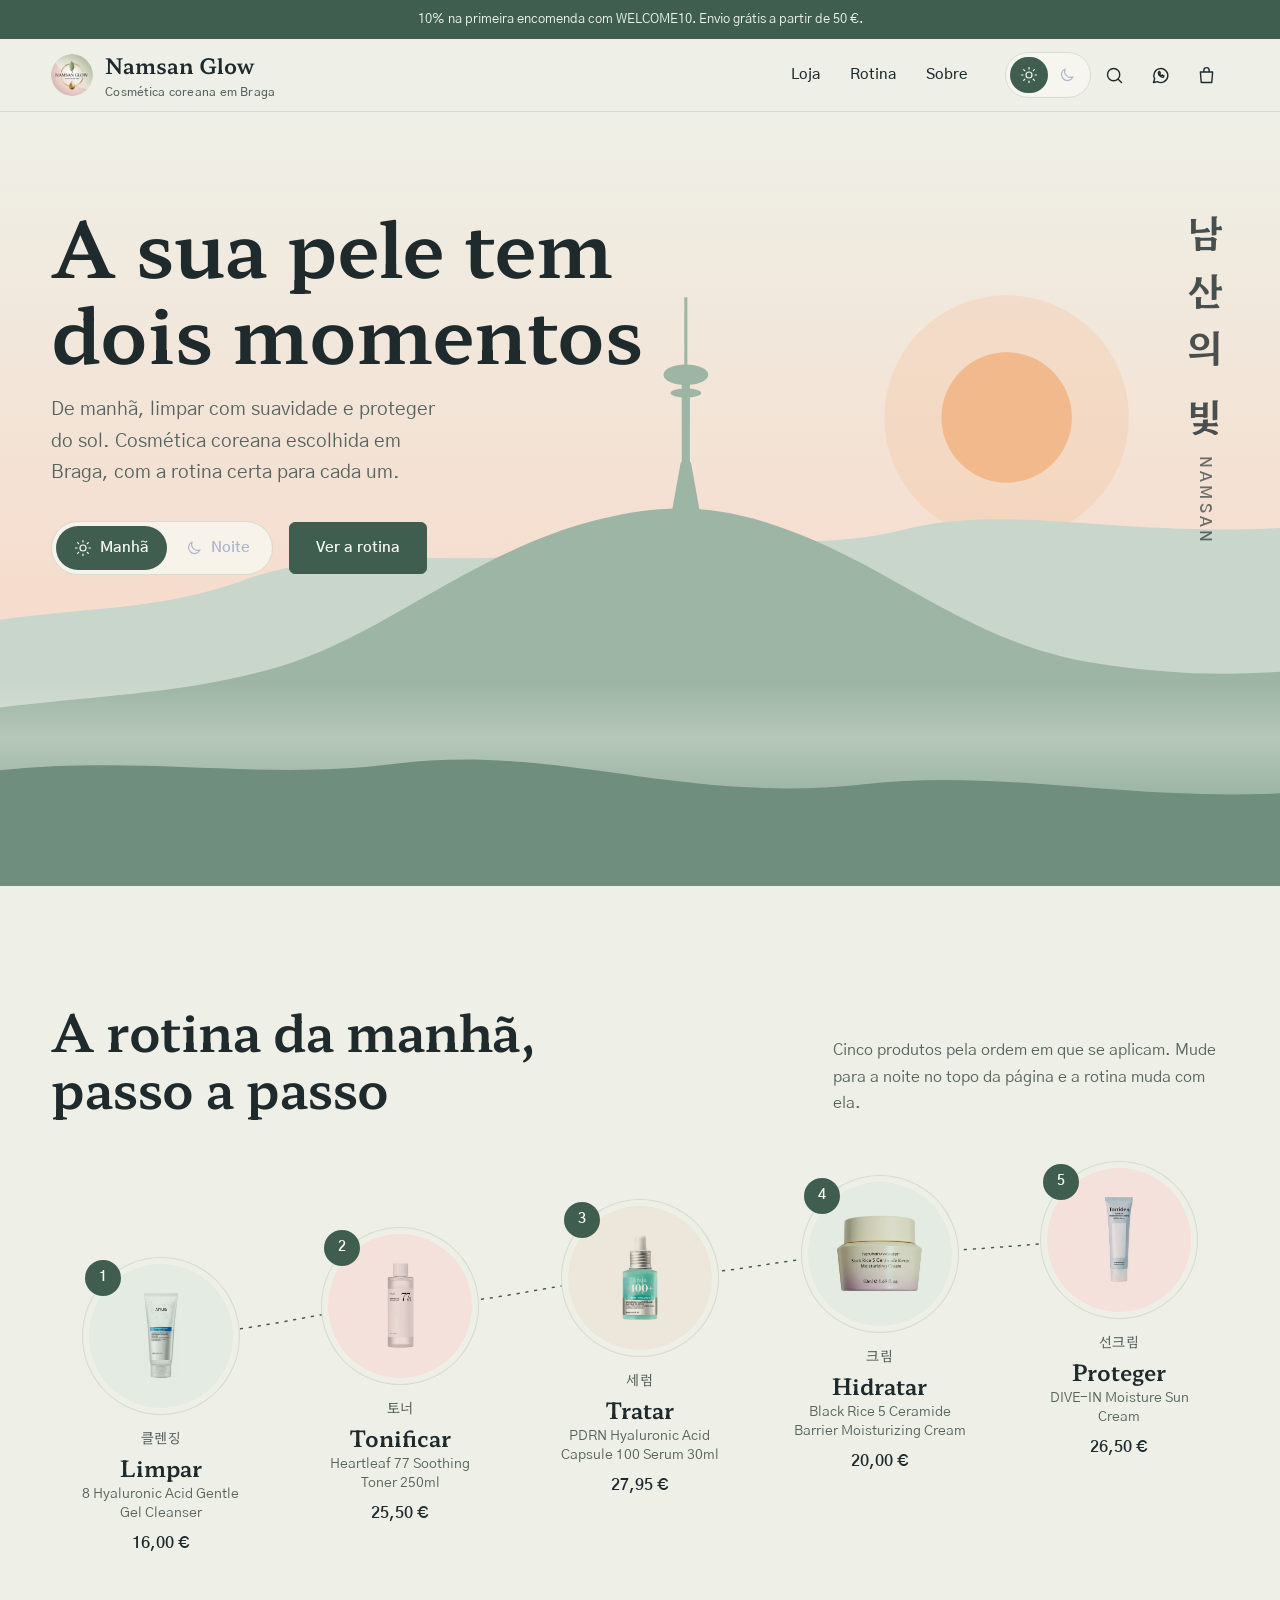
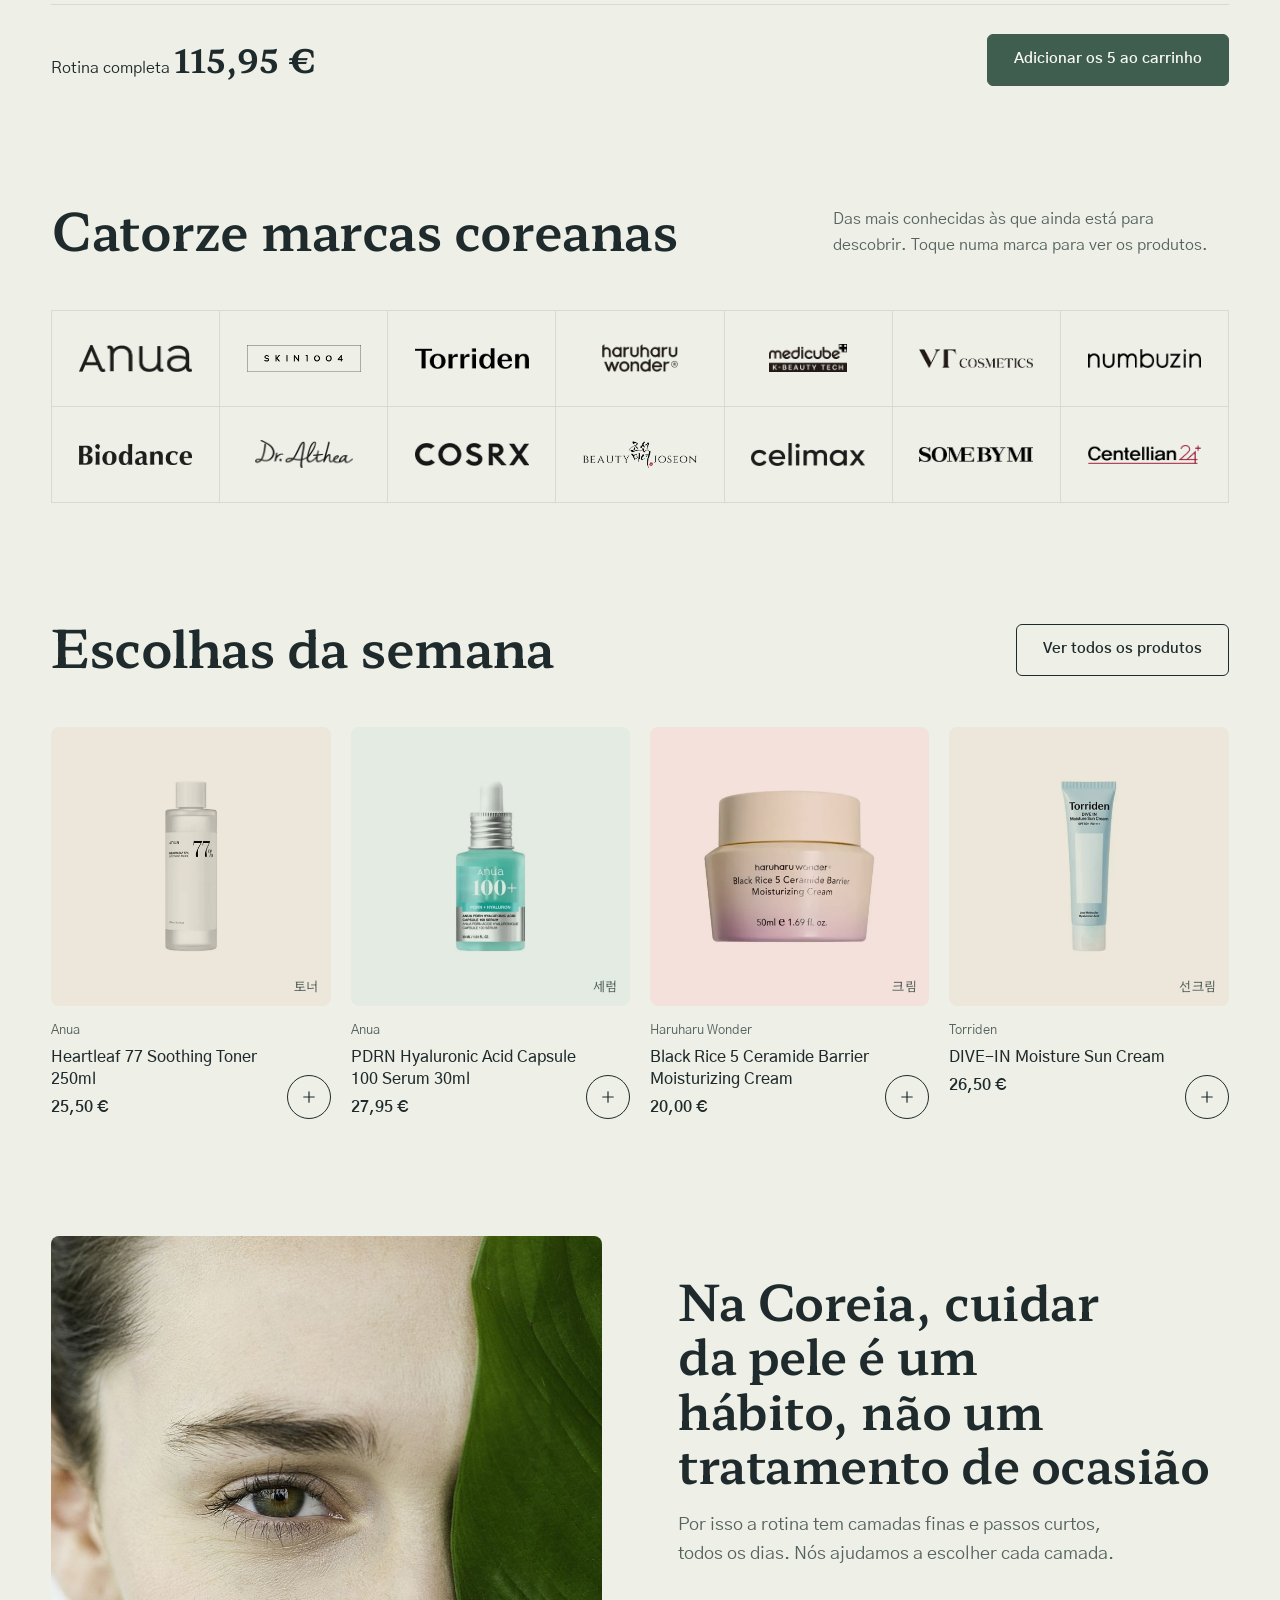
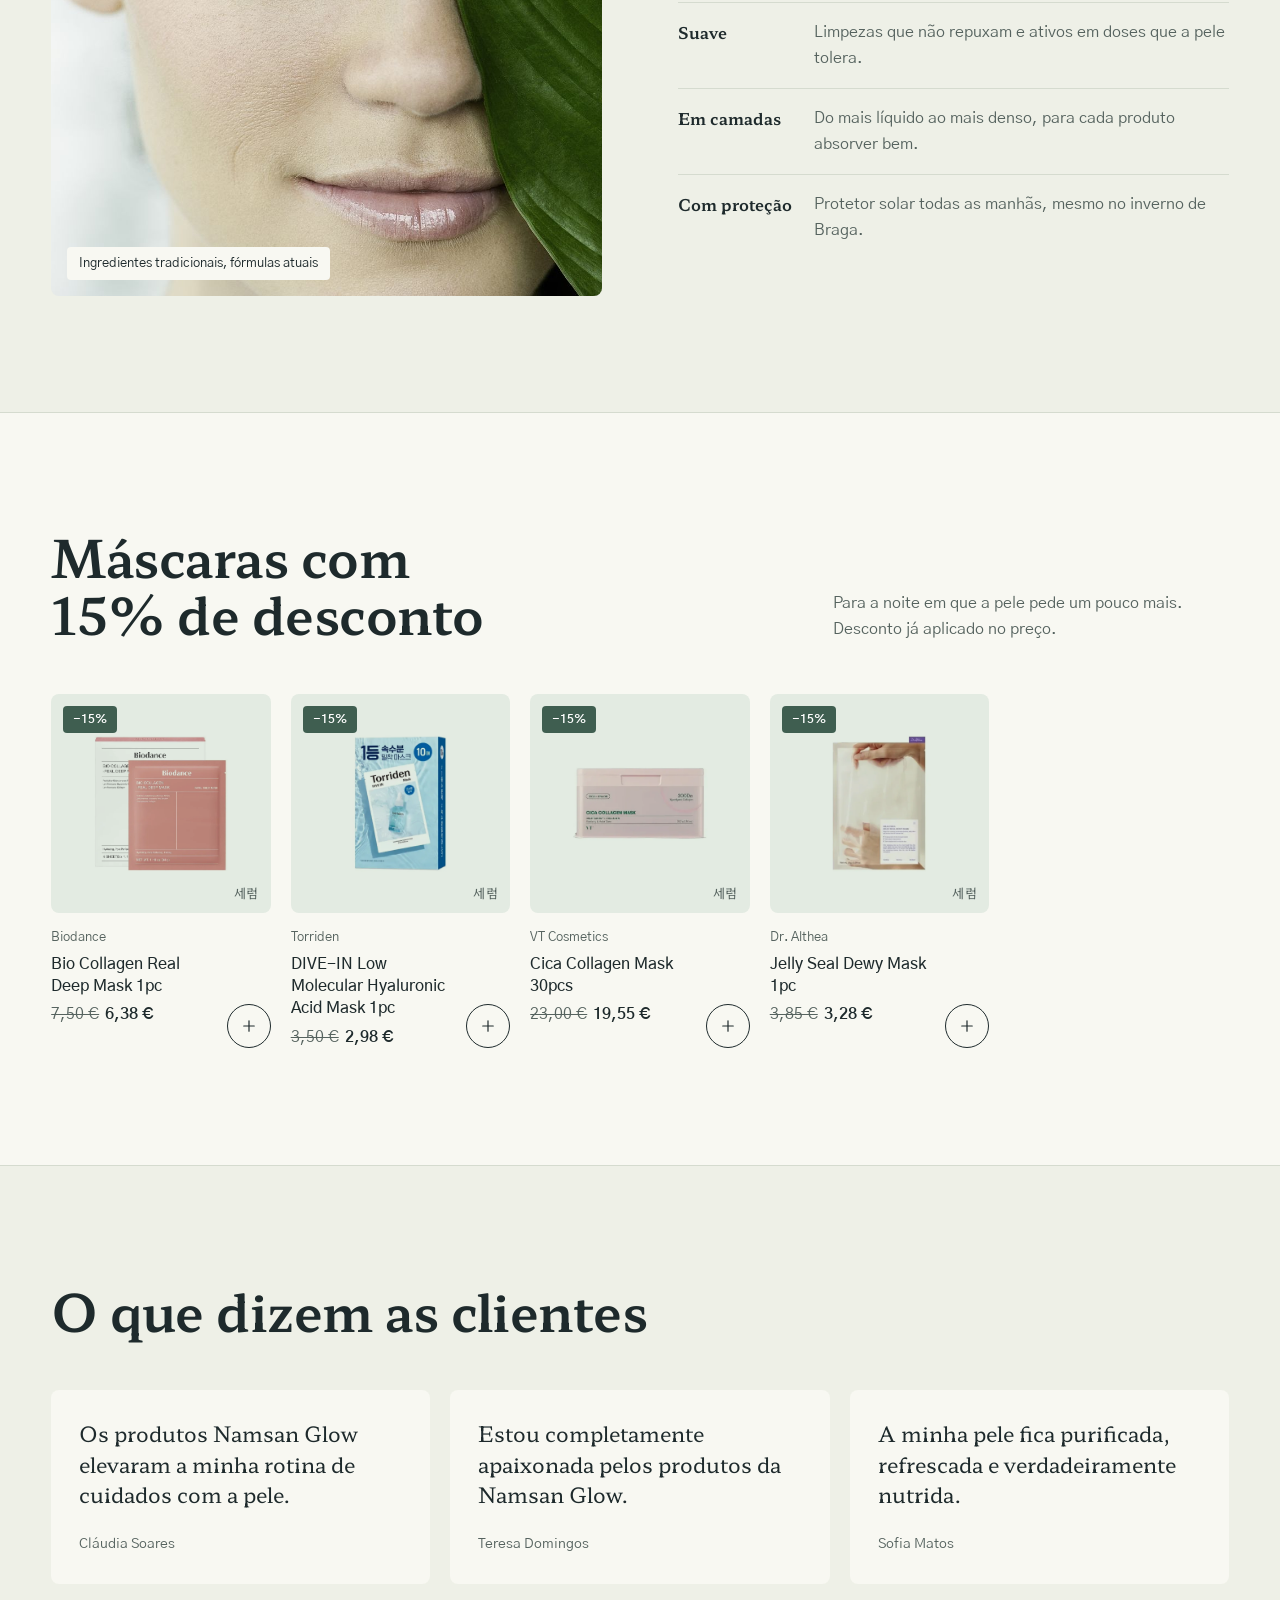
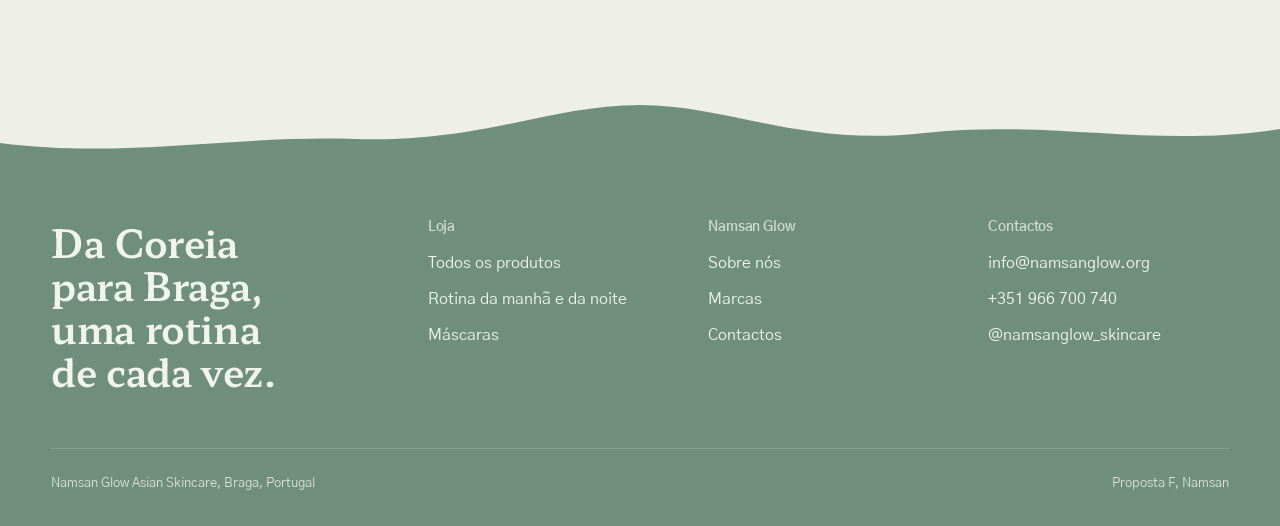
<file: namsanglow-F.html>
<!doctype html>
<html lang="pt-PT" data-time="manha">
<head>
<meta charset="utf-8">
<meta name="viewport" content="width=device-width, initial-scale=1">
<title>Namsan Glow · Namsan</title>
<link rel="preconnect" href="https://fonts.googleapis.com">
<link rel="preconnect" href="https://fonts.gstatic.com" crossorigin>
<link href="https://fonts.googleapis.com/css2?family=Hahmlet:wght@400;600&family=Gothic+A1:wght@400;500;600&display=swap" rel="stylesheet">
<script>
  // Open in the moment of the visitor's day: night from 19h to 7h
  (() => { try { const h = new Date().getHours(); const saved = sessionStorage.getItem('ng-time');
    document.documentElement.dataset.time = saved || (h >= 19 || h < 7 ? 'noite' : 'manha'); } catch (e) {} })();
</script>
<style>
:root{
  --display:'Hahmlet','Noto Serif KR',Georgia,serif;
  --body:'Gothic A1','Noto Sans KR',system-ui,sans-serif;
  --ease:cubic-bezier(.2,.7,.2,1);
  --gut:clamp(16px,4vw,56px); --max:1320px;
  /* fixed brand colours */
  --celadon:#8FAE9A; --celadon-deep:#3F5E50; --blush:#EAC7C1; --lamp:#F3C873;
  --tile-a:#E3EBE2; --tile-b:#F4E1DC; --tile-c:#ECE7DA;
}
:root,[data-time="manha"]{
  --bg:#EEF0E7; --surface:#F8F8F2; --ink:#1E2A2C; --muted:#56635F; --line:#D5DBCF; --accent:var(--celadon-deep); --accent-ink:#F8F8F2;
  --sky1:#F7D9C8; --sky2:#EEF0E7; --orb:#F2B98C; --r1:#C9D6CB; --r2:#9DB5A4; --r3:#6F8E7E; --mist:#F8F8F2; --star:0; --glow:0;
}
[data-time="noite"]{
  --bg:#141B2D; --surface:#1C2539; --ink:#ECEDF3; --muted:#AEB6CB; --line:#2E3A55; --accent:var(--lamp); --accent-ink:#141B2D;
  --sky1:#0E1424; --sky2:#26324F; --orb:#F4EEDC; --r1:#2A3653; --r2:#1F2A44; --r3:#151D33; --mist:#3A4766; --star:1; --glow:1;
}
*{box-sizing:border-box}
html{-webkit-text-size-adjust:100%;scroll-padding-top:90px;color-scheme:light}
[data-time="noite"]{color-scheme:dark}
body{margin:0;background:var(--bg);color:var(--ink);font:400 16px/1.65 var(--body);-webkit-font-smoothing:antialiased;overflow-x:clip;transition:background-color .2s}
img{max-width:100%;display:block}
a{color:inherit}
button{font:inherit;color:inherit}
h1,h2,h3{font-family:var(--display);font-weight:600;line-height:1.12;margin:0;letter-spacing:-.01em;text-wrap:balance}
p{margin:0}
[lang="ko"]{font-family:var(--display);letter-spacing:.04em}
:focus-visible{outline:2px solid var(--accent);outline-offset:3px}
.wrap{max-width:var(--max);margin:0 auto;padding:0 var(--gut)}
.vh{position:absolute;width:1px;height:1px;overflow:hidden;clip:rect(0 0 0 0);white-space:nowrap}

.btn{display:inline-flex;align-items:center;justify-content:center;gap:10px;min-height:52px;padding:0 26px;border-radius:6px;border:1px solid var(--accent);background:var(--accent);color:var(--accent-ink);font-weight:600;font-size:15px;text-decoration:none;cursor:pointer;transition:filter .2s,transform .2s var(--ease)}
.btn:hover{filter:brightness(1.08)}
.btn:active{transform:scale(.97)}
.btn.ghost{background:transparent;color:var(--ink);border-color:var(--ink)}
.btn.ghost:hover{background:color-mix(in srgb,var(--ink) 8%,transparent)}

/* Header */
.ann{background:var(--celadon-deep);color:#F1F4EE;font-size:13px;text-align:center;padding:9px var(--gut)}
[data-time="noite"] .ann{background:#0B1020}
.hdr{position:sticky;top:0;z-index:30;background:color-mix(in srgb,var(--bg) 90%,transparent);-webkit-backdrop-filter:blur(10px);backdrop-filter:blur(10px);border-bottom:1px solid var(--line)}
.hdr-in{display:flex;align-items:center;gap:24px;min-height:72px}
.logo{display:flex;align-items:center;gap:12px;text-decoration:none;margin-right:auto;min-width:0}
.logo img{width:42px;height:42px;border-radius:50%;flex:none}
.logo span{font-family:var(--display);font-weight:600;font-size:21px;white-space:nowrap}
.logo small{display:block;font-family:var(--body);font-weight:500;font-size:12px;color:var(--muted);letter-spacing:.02em}
.nav{display:flex;gap:2px}
.nav a{display:inline-flex;align-items:center;min-height:44px;padding:0 14px;text-decoration:none;font-size:15px;font-weight:500;border-radius:6px}
.nav a:hover{background:color-mix(in srgb,var(--ink) 7%,transparent)}
.nav a[aria-current="page"]{box-shadow:inset 0 -2px 0 var(--accent)}
.tools{display:flex;gap:2px;align-items:center}
.ic{position:relative;width:44px;height:44px;border-radius:50%;display:grid;place-items:center;border:0;background:transparent;cursor:pointer;text-decoration:none}
.ic:hover{background:color-mix(in srgb,var(--ink) 8%,transparent)}
.ic .badge{position:absolute;top:2px;right:0;min-width:18px;height:18px;padding:0 5px;border-radius:9px;background:var(--accent);color:var(--accent-ink);font-size:11px;font-weight:600;line-height:18px;text-align:center}
.ic .badge:empty{display:none}
.burger{display:none}
@media (max-width:900px){.nav{display:none}.burger{display:grid}.logo small{display:none}}
@media (max-width:480px){.tools .wa{display:none}.hdr-in{gap:4px}.logo span{font-size:19px}}
.mnav{position:fixed;inset:0 0 auto 0;margin:0;width:100%;max-width:none;border:0;padding:16px var(--gut) 32px;background:var(--bg);color:var(--ink)}
.mnav::backdrop{background:rgba(10,14,24,.45)}
.mnav nav{display:flex;flex-direction:column;margin-top:8px}
.mnav nav a{font-family:var(--display);font-weight:600;font-size:28px;text-decoration:none;padding:10px 0;border-bottom:1px solid var(--line)}
.mnav .x{margin-left:auto}

/* Day / night switch */
.tswitch{display:inline-flex;padding:4px;border-radius:999px;background:color-mix(in srgb,var(--surface) 80%,transparent);border:1px solid var(--line)}
.tswitch button{display:inline-flex;align-items:center;gap:8px;min-height:44px;padding:0 18px;border:0;border-radius:999px;background:transparent;cursor:pointer;font-weight:600;font-size:15px;color:var(--muted)}
.tswitch button[aria-pressed="true"]{background:var(--accent);color:var(--accent-ink)}
.tswitch.sm button{min-height:36px;padding:0 10px}
.tswitch.sm button span{display:none}
@media (max-width:480px){.tools .tswitch{display:none}}

/* HERO landscape */
.hero{position:relative;min-height:min(86svh,780px);display:flex;flex-direction:column;overflow:hidden;isolation:isolate}
.land{position:absolute;inset:0;z-index:-1;width:100%;height:100%}
.land .sky1{stop-color:var(--sky1)} .land .sky2{stop-color:var(--sky2)}
.land .orb{fill:var(--orb);transition:fill .2s}
.land .orb-glow{fill:var(--orb);opacity:.25}
.land .r1{fill:var(--r1)} .land .r2{fill:var(--r2)} .land .r3{fill:var(--r3)}
.land .tower{fill:var(--r2)}
.land .stars{opacity:var(--star)}
.land .lights{opacity:var(--glow)}
.land .mistband{opacity:.45}
[data-time="noite"] .land .mistband{opacity:.08}
.land .layer{transform-box:view-box}
@media (prefers-reduced-motion:no-preference){
  @supports ((animation-timeline: scroll()) and (animation-range: 0 100vh)){
    @keyframes sink{to{translate:0 var(--sink)}}
    .land .layer{animation:sink linear both;animation-timeline:scroll(root);animation-range:0 90vh}
    .land .orb-g{--sink:140px} .land .l1{--sink:90px} .land .l2{--sink:50px} .land .l3{--sink:16px}
  }
  .land .lights circle{animation:blink 3.2s ease-in-out infinite}
  .land .lights circle:nth-child(2n){animation-delay:-1.4s}
  @keyframes blink{50%{opacity:.45}}
}
.hero-txt{width:100%;padding-top:clamp(40px,7vw,96px);display:grid;grid-template-columns:minmax(0,1fr) auto;gap:24px}
.hero h1{font-size:clamp(42px,6vw,88px);max-width:12ch}
.hero .lead{margin-top:20px;font-size:clamp(17px,1.5vw,20px);max-width:36ch;color:var(--muted)}
.hero .row{display:flex;flex-wrap:wrap;align-items:center;gap:12px 16px;margin-top:32px}
.vert{writing-mode:vertical-rl;font-size:clamp(28px,3vw,40px);font-weight:600;color:var(--ink);opacity:.8;margin:0;justify-self:end;line-height:1.3}
.vert small{font-size:.42em;font-family:var(--body);letter-spacing:.2em;opacity:.8;margin-top:12px}
@media (max-width:700px){
  .vert{display:none}
  .hero-txt{grid-template-columns:1fr}
  .hero{min-height:0;background:var(--sky2)}
  .land{position:relative;inset:auto;height:320px;order:2;margin-top:-24px}
}
.lt-manha,.lt-noite{display:none}
[data-time="manha"] .lt-manha,[data-time="noite"] .lt-noite{display:revert}

/* Circular reveal when switching the moment of day */
html.vt-time::view-transition-old(root),html.vt-time::view-transition-new(root){animation:none;mix-blend-mode:normal}
::view-transition-old(root),::view-transition-new(root){animation-duration:.35s}
@media (prefers-reduced-motion:reduce){::view-transition-group(*),::view-transition-old(*),::view-transition-new(*){animation:none!important}}

/* Sections */
.sec{padding:clamp(72px,9vw,128px) 0}
.sh{display:flex;flex-wrap:wrap;align-items:end;justify-content:space-between;gap:16px 32px;margin-bottom:clamp(32px,4vw,56px)}
.sh h2{font-size:clamp(32px,4vw,56px);max-width:18ch}
.sh p{color:var(--muted);max-width:44ch}

/* Climb: the routine as a path up the mountain */
.climb{position:relative}
.climb-path{position:absolute;left:0;right:0;top:0;height:240px;width:100%;pointer-events:none;overflow:visible}
.climb-path path{fill:none;stroke:var(--accent);stroke-width:1.5;stroke-dasharray:2 7;stroke-linecap:round;vector-effect:non-scaling-stroke}
.climb ol{position:relative;list-style:none;margin:0;padding:0;display:grid;grid-template-columns:repeat(5,minmax(0,1fr));gap:20px}
.climb li{padding-top:var(--y)}
.climb li:nth-child(1){--y:96px}.climb li:nth-child(2){--y:66px}.climb li:nth-child(3){--y:38px}.climb li:nth-child(4){--y:14px}.climb li:nth-child(5){--y:0px}
.climb a{display:flex;flex-direction:column;align-items:center;text-align:center;text-decoration:none;gap:6px}
.disc{position:relative;width:144px;height:144px;border-radius:50%;background:var(--tile);display:grid;place-items:center;box-shadow:0 0 0 6px var(--bg),0 0 0 7px var(--line);transition:transform .4s var(--ease)}
.climb a:hover .disc{transform:translateY(-6px)}
.disc img{width:72%;mix-blend-mode:multiply}
.disc .n{position:absolute;top:-4px;left:-4px;width:36px;height:36px;border-radius:50%;background:var(--accent);color:var(--accent-ink);display:grid;place-items:center;font-weight:600;font-size:14px}
.climb .ko,.climb .t,.climb .nm{display:block}
.climb .ko{font-size:14px;color:var(--muted);margin-top:12px}
.climb .t{font-family:var(--display);font-weight:600;font-size:22px}
.climb .nm{font-size:14px;line-height:1.4;color:var(--muted);max-width:22ch}
.climb .pr{font-weight:600}
.climb-foot{display:flex;flex-wrap:wrap;align-items:center;justify-content:space-between;gap:16px;margin-top:48px;padding-top:28px;border-top:1px solid var(--line)}
.climb-foot b{font-family:var(--display);font-size:32px}
@media (max-width:900px){
  .climb-path{display:none}
  .climb ol{grid-template-columns:1fr;gap:12px}
  .climb li{padding-top:0}
  .climb a{flex-direction:row;text-align:left;gap:16px;padding:12px;border-radius:12px;background:var(--surface)}
  .disc{width:76px;height:76px;flex:none;box-shadow:none}
  .disc .n{width:26px;height:26px;font-size:12px}
  .climb .ko{display:none}
  .climb .t{font-size:18px}
  .climb .pr{margin-left:auto;white-space:nowrap}
  .climb a > span{display:flex;flex-direction:column}
}

/* Brands grid */
.bgrid{display:grid;grid-template-columns:repeat(7,minmax(0,1fr));border-top:1px solid var(--line);border-left:1px solid var(--line)}
.bgrid a{display:grid;place-items:center;min-height:96px;padding:16px;border-right:1px solid var(--line);border-bottom:1px solid var(--line);transition:background-color .2s}
.bgrid a:hover{background:var(--surface)}
.bgrid img{max-height:28px;max-width:84%;object-fit:contain}
[data-time="noite"] .bgrid img{filter:brightness(0) invert(1);opacity:.8}
@media (max-width:900px){.bgrid{grid-template-columns:repeat(3,minmax(0,1fr))}}
@media (max-width:480px){.bgrid{grid-template-columns:repeat(2,minmax(0,1fr))}.bgrid a{min-height:76px}}

/* Cards */
.grid{display:grid;grid-template-columns:repeat(auto-fill,minmax(min(220px,100%),1fr));gap:32px 20px}
.grid.four{grid-template-columns:repeat(auto-fit,minmax(min(220px,100%),1fr))}
.card{position:relative;display:flex;flex-direction:column;gap:4px}
.card .tile{position:relative;display:grid;place-items:center;aspect-ratio:1;border-radius:8px;background:var(--tile);text-decoration:none;overflow:hidden}
.card .tile img{width:74%;mix-blend-mode:multiply;transition:transform .5s var(--ease)}
.card .tile:hover img{transform:scale(1.05)}
.card .tag{position:absolute;top:12px;left:12px;font-size:12px;font-weight:600;padding:4px 10px;border-radius:4px;background:var(--celadon-deep);color:#fff}
.card .ko{position:absolute;bottom:10px;right:12px;font-size:13px;color:#56635F}
.card .brand{margin-top:10px;font-size:13px;color:var(--muted)}
.card .name{font-weight:500;line-height:1.4;text-decoration:none;padding-right:52px}
.card .name:hover{text-decoration:underline;text-underline-offset:3px}
.card .price{font-weight:600}
.card .price s{font-weight:400;color:var(--muted);margin-right:6px}
.card .add{position:absolute;right:0;bottom:2px;width:44px;height:44px;border-radius:50%;border:1px solid var(--ink);background:transparent;cursor:pointer;display:grid;place-items:center;transition:background-color .2s,color .2s}
.card .add:hover{background:var(--ink);color:var(--bg)}
.card .add:disabled{opacity:.35;cursor:not-allowed;background:transparent;color:inherit}

/* Editorial */
.ed{display:grid;grid-template-columns:minmax(0,1fr) minmax(0,1fr);gap:clamp(32px,6vw,96px);align-items:center}
.ed figure{margin:0;position:relative}
.ed img{width:100%;aspect-ratio:5/6;object-fit:cover;border-radius:8px}
.ed figcaption{position:absolute;left:16px;bottom:16px;padding:6px 12px;border-radius:4px;background:var(--surface);font-size:13px}
.ed h2{font-size:clamp(32px,3.8vw,52px)}
.ed > div > p{margin-top:20px;color:var(--muted);font-size:18px;max-width:44ch}
.ed dl{margin:32px 0 0;display:grid;gap:0}
.ed dl div{display:grid;grid-template-columns:120px 1fr;gap:16px;padding:16px 0;border-top:1px solid var(--line)}
.ed dt{font-family:var(--display);font-weight:600}
.ed dd{margin:0;color:var(--muted)}
@media (max-width:860px){.ed{grid-template-columns:1fr}.ed dl div{grid-template-columns:1fr;gap:2px}}

/* Masks band */
.band{background:var(--surface);border-block:1px solid var(--line)}
.band .grid{grid-template-columns:repeat(auto-fill,minmax(min(200px,100%),1fr))}

/* Quotes */
.quotes{list-style:none;margin:0;padding:0;display:grid;grid-template-columns:repeat(auto-fit,minmax(min(280px,100%),1fr));gap:20px}
.quotes figure{margin:0;padding:28px;border-radius:8px;background:var(--surface);height:100%;display:flex;flex-direction:column;justify-content:space-between;gap:24px}
.quotes blockquote{margin:0;font-family:var(--display);font-size:21px;line-height:1.45}
.quotes figcaption{font-size:14px;color:var(--muted)}

/* Footer */
.ft{position:relative;padding:120px 0 32px;background:var(--r3);color:#F1F4EE;overflow:hidden}
[data-time="noite"] .ft{background:#0B1020}
.ft-ridge{position:absolute;top:-1px;left:0;width:100%;height:80px}
.ft-ridge path{fill:var(--bg)}
.ft-grid{display:grid;grid-template-columns:1.4fr repeat(3,1fr);gap:40px}
.ft h2{font-size:clamp(28px,3vw,40px);max-width:14ch}
.ft h3{font-family:var(--body);font-size:14px;font-weight:600;margin-bottom:10px;opacity:.75}
.ft ul{list-style:none;margin:0;padding:0}
.ft li a{display:inline-flex;min-height:36px;align-items:center;text-decoration:none}
.ft li a:hover{text-decoration:underline}
.ft .base{display:flex;flex-wrap:wrap;justify-content:space-between;gap:12px;margin-top:56px;padding-top:24px;border-top:1px solid rgba(255,255,255,.2);font-size:13px;opacity:.8}
.ft :focus-visible{outline-color:#fff}
@media (max-width:860px){.ft-grid{grid-template-columns:1fr 1fr}.ft-grid > :first-child{grid-column:1/-1}}

/* Shop / product / about */
.ph{padding:56px 0 24px}
.crumb{font-size:14px;color:var(--muted)}
.ph h1{font-size:clamp(44px,6vw,84px);margin-top:8px}
.ph p{color:var(--muted);margin-top:12px;max-width:54ch}
.filters{display:flex;flex-wrap:wrap;align-items:center;gap:8px;padding:12px 0 28px;border-bottom:1px solid var(--line);margin-bottom:36px}
.chip{min-height:44px;padding:0 16px;border-radius:6px;border:1px solid var(--line);background:var(--surface);cursor:pointer;font-size:14px;font-weight:500}
.chip:hover{border-color:var(--ink)}
.chip[aria-pressed="true"]{background:var(--ink);color:var(--bg);border-color:var(--ink)}
.chip [lang="ko"]{font-size:12px;opacity:.7;margin-left:6px}
.fsel{display:flex;gap:10px;margin-left:auto;flex-wrap:wrap}
.fsel label{display:flex;align-items:center;gap:8px;font-size:14px;color:var(--muted)}
.fsel select,.fsel input{min-height:44px;border:1px solid var(--line);border-radius:6px;background:var(--surface);color:var(--ink);padding:0 14px;font:inherit;font-size:14px;max-width:100%}
.count{font-size:14px;color:var(--muted);margin-bottom:20px}
.none{padding:48px 0;color:var(--muted)}
@media (max-width:700px){.fsel{margin-left:0;width:100%}.fsel label{flex:1 1 140px}.fsel select,.fsel input{width:100%}}
.pd{display:grid;grid-template-columns:minmax(0,1fr) minmax(0,1fr);gap:clamp(32px,5vw,80px);padding:28px 0 96px;align-items:start}
.pd-media{position:sticky;top:96px;display:grid;place-items:center;aspect-ratio:1;border-radius:8px;background:var(--tile)}
.pd-media img{width:70%;mix-blend-mode:multiply}
.pd-media .ko{position:absolute;right:20px;bottom:16px;font-size:18px;color:#56635F}
.pd h1{font-size:clamp(30px,3.2vw,46px);margin-top:8px}
.pd .brand{color:var(--muted)}
.pd .price{font-size:26px;font-weight:600;margin-top:16px}
.pd .price s{font-size:16px;font-weight:400;color:var(--muted);margin-right:8px}
.pd .desc{margin-top:18px;font-size:17px;color:var(--muted);max-width:52ch}
.when{display:flex;flex-wrap:wrap;gap:8px;margin-top:24px}
.when span{display:inline-flex;align-items:center;gap:8px;padding:6px 12px;border-radius:999px;border:1px solid var(--line);font-size:14px}
.buybar{display:flex;flex-wrap:wrap;gap:12px;margin-top:28px}
.qty{display:inline-flex;align-items:center;border:1px solid var(--ink);border-radius:6px}
.qty button{width:48px;height:50px;border:0;background:none;font-size:20px;cursor:pointer}
.qty output{min-width:28px;text-align:center;font-weight:600}
.buybar .btn{flex:1 1 220px}
.acc{margin-top:36px;border-top:1px solid var(--line)}
.acc details{border-bottom:1px solid var(--line)}
.acc summary{display:flex;justify-content:space-between;align-items:center;min-height:60px;cursor:pointer;font-weight:600;list-style:none}
.acc summary::-webkit-details-marker{display:none}
.acc summary::after{content:'+';font-size:22px;transition:transform .3s var(--ease)}
.acc details[open] summary::after{transform:rotate(45deg)}
.acc details p{padding:0 0 20px;color:var(--muted)}
.ings{display:flex;flex-wrap:wrap;gap:8px;padding:0 0 20px}
.ings span{padding:6px 12px;border-radius:4px;background:var(--surface);border:1px solid var(--line);font-size:14px}
@media (max-width:860px){.pd{grid-template-columns:1fr}.pd-media{position:relative;top:0;max-width:440px}}
.ab{display:grid;grid-template-columns:minmax(0,1.1fr) minmax(0,.9fr);gap:clamp(32px,6vw,96px);align-items:center;padding:56px 0 80px}
.ab h1{font-size:clamp(40px,5.4vw,76px)}
.ab p{margin-top:20px;font-size:18px;color:var(--muted);max-width:46ch}
.ab img{width:100%;aspect-ratio:4/5;object-fit:cover;border-radius:8px}
.contact{display:grid;grid-template-columns:repeat(auto-fit,minmax(min(240px,100%),1fr));gap:16px}
.contact a{display:flex;flex-direction:column;gap:4px;padding:24px;border-radius:8px;background:var(--surface);border:1px solid var(--line);text-decoration:none}
.contact a:hover{border-color:var(--ink)}
.contact small{color:var(--muted)}
.contact span{font-family:var(--display);font-weight:600;font-size:20px;overflow-wrap:anywhere}
@media (max-width:860px){.ab{grid-template-columns:1fr}}

/* Cart drawer */
.cd{position:fixed;inset:0 0 0 auto;margin:0;width:min(440px,100%);max-width:100%;height:100dvh;max-height:100dvh;padding:0;border:0;background:var(--bg);color:var(--ink);display:none;flex-direction:column;overscroll-behavior:contain}
.cd[open]{display:flex}
.cd::backdrop{background:rgba(10,14,24,.45);overflow:hidden;overscroll-behavior:contain}
@media (prefers-reduced-motion:no-preference){
  .cd{transition:translate .45s var(--ease),display .45s allow-discrete,overlay .45s allow-discrete}
  .cd[open]{translate:0}
  @starting-style{.cd[open]{translate:100% 0}}
  .cd:not([open]){translate:100% 0}
}
.cd-head{display:flex;align-items:center;justify-content:space-between;padding:18px 20px 14px 24px;border-bottom:1px solid var(--line)}
.cd-head h2{font-size:26px}
.cd-head small{font-family:var(--body);font-size:14px;font-weight:400;color:var(--muted)}
.cd-x{width:44px;height:44px;border:0;border-radius:50%;background:none;cursor:pointer;display:grid;place-items:center}
.cd-ship{padding:14px 24px 16px;background:var(--surface);font-size:14px}
.cd-bar{display:block;height:4px;margin-top:10px;border-radius:4px;background:var(--line);overflow:hidden}
.cd-bar span{display:block;height:100%;width:calc(var(--p) * 100%);background:var(--accent);transition:width .6s var(--ease)}
.cd-items{flex:1;overflow:auto;list-style:none;margin:0;padding:4px 24px}
.cd-item{display:grid;grid-template-columns:76px minmax(0,1fr);gap:16px;padding:16px 0;border-bottom:1px solid var(--line)}
.cd-thumb{display:grid;place-items:center;aspect-ratio:1;border-radius:6px;background:var(--tile-a)}
.cd-thumb img{width:80%;mix-blend-mode:multiply}
.cd-info{display:flex;flex-direction:column;gap:2px;min-width:0}
.cd-brand{font-size:13px;color:var(--muted)}
.cd-name{font-weight:500;line-height:1.35;text-decoration:none;font-size:15px}
.cd-row{display:flex;align-items:center;justify-content:space-between;margin-top:8px}
.cd-qty{display:inline-flex;align-items:center;border:1px solid var(--line);border-radius:6px}
.cd-qty button{width:36px;height:36px;border:0;background:none;cursor:pointer;font-size:17px}
.cd-qty output{min-width:24px;text-align:center;font-weight:600}
.cd-price{font-weight:600}
.cd-rm{align-self:flex-start;border:0;background:none;padding:4px 0;font-size:13px;color:var(--muted);text-decoration:underline;cursor:pointer}
.cd-foot{padding:18px 24px 24px;border-top:1px solid var(--line);display:grid;gap:10px}
.cd-total{display:flex;justify-content:space-between;align-items:baseline}
.cd-total b{font-family:var(--display);font-size:28px}
.cd-muted{font-size:13px;color:var(--muted)}
.cd-btn{display:flex;align-items:center;justify-content:center;min-height:52px;border-radius:6px;border:0;background:var(--accent);color:var(--accent-ink);font-weight:600;text-decoration:none;cursor:pointer}
.cd-empty{padding:48px 24px;display:grid;gap:12px;text-align:center}
.cd-empty p:first-child{font-family:var(--display);font-weight:600;font-size:24px}
.ng-toast{position:fixed;left:50%;bottom:24px;z-index:60;display:flex;align-items:center;gap:16px;max-width:calc(100% - 32px);padding:10px 10px 10px 18px;border-radius:8px;background:var(--ink);color:var(--bg);font-size:14px;box-shadow:0 20px 40px -20px rgba(0,0,0,.5);translate:-50% 140%;opacity:0;transition:translate .45s var(--ease),opacity .3s}
.ng-toast.on{translate:-50% 0;opacity:1}
.ng-toast button{min-height:36px;padding:0 14px;border-radius:6px;border:0;background:var(--bg);color:var(--ink);font-weight:600;cursor:pointer}
</style>
</head>
<body>
<p class="ann">10% na primeira encomenda com WELCOME10. Envio grátis a partir de 50 €.</p>
<header class="hdr">
  <div class="wrap hdr-in">
    <button class="ic burger" type="button" aria-label="Abrir menu" onclick="document.getElementById('mnav').showModal()"><svg width="22" height="22" viewBox="0 0 24 24" fill="none" stroke="currentColor" stroke-width="1.6" stroke-linecap="round" aria-hidden="true"><path d="M4 7h16M4 12h16M4 17h10"/></svg></button>
    <a class="logo" href="#/inicio"><img src="assets/logo-badge.png" alt=""><span>Namsan Glow<small>Cosmética coreana em Braga</small></span></a>
    <nav class="nav" aria-label="Principal"><a href="#/loja">Loja</a><a href="#/inicio/rotina">Rotina</a><a href="#/sobre">Sobre</a></nav>
    <div class="tools">
      <div class="tswitch sm" role="group" aria-label="Momento do dia">
        <button type="button" data-time="manha" aria-label="Manhã"><svg width="18" height="18" viewBox="0 0 24 24" fill="none" stroke="currentColor" stroke-width="1.6" stroke-linecap="round" aria-hidden="true"><circle cx="12" cy="12" r="4"/><path d="M12 2v2M12 20v2M2 12h2M20 12h2M4.9 4.9l1.4 1.4M17.7 17.7l1.4 1.4M4.9 19.1l1.4-1.4M17.7 6.3l1.4-1.4"/></svg><span>Manhã</span></button>
        <button type="button" data-time="noite" aria-label="Noite"><svg width="18" height="18" viewBox="0 0 24 24" fill="none" stroke="currentColor" stroke-width="1.6" stroke-linejoin="round" aria-hidden="true"><path d="M20 14.5A8 8 0 0 1 9.5 4a8 8 0 1 0 10.5 10.5z"/></svg><span>Noite</span></button>
      </div>
      <a class="ic" href="#/loja/procurar" aria-label="Procurar"><svg width="21" height="21" viewBox="0 0 24 24" fill="none" stroke="currentColor" stroke-width="1.6" stroke-linecap="round" aria-hidden="true"><circle cx="11" cy="11" r="7"/><path d="m20 20-3.5-3.5"/></svg></a>
      <a class="ic wa" href="https://wa.me/351966700740" aria-label="WhatsApp"><svg width="21" height="21" viewBox="0 0 24 24" fill="none" stroke="currentColor" stroke-width="1.6" stroke-linecap="round" stroke-linejoin="round" aria-hidden="true"><path d="M4 20l1.3-4.2A8 8 0 1 1 8.4 19z"/><path d="M9.5 8.5c0 3 2.5 5.5 5.5 5.5l1-1.5-2-1-1 .8c-.8-.4-1.6-1.2-2-2l.8-1-1-2z"/></svg></a>
      <button class="ic" type="button" id="cartBtn" aria-label="Abrir carrinho"><svg width="21" height="21" viewBox="0 0 24 24" fill="none" stroke="currentColor" stroke-width="1.6" stroke-linejoin="round" aria-hidden="true"><path d="M5 8h14l-1 12H6z"/><path d="M9 8V6a3 3 0 0 1 6 0v2"/></svg><span class="badge" id="badge"></span></button>
    </div>
  </div>
</header>
<dialog class="mnav" id="mnav" closedby="any" aria-label="Menu">
  <button class="ic x" type="button" aria-label="Fechar menu" onclick="this.closest('dialog').close()"><svg width="22" height="22" viewBox="0 0 24 24" fill="none" stroke="currentColor" stroke-width="1.6" stroke-linecap="round" aria-hidden="true"><path d="M6 6l12 12M18 6 6 18"/></svg></button>
  <nav aria-label="Menu" onclick="if(event.target.closest('a'))this.closest('dialog').close()"><a href="#/inicio">Início</a><a href="#/loja">Loja</a><a href="#/inicio/rotina">Rotina</a><a href="#/sobre">Sobre</a><a href="#/sobre/contactos">Contactos</a></nav>
</dialog>

<main id="app"></main>

<footer class="ft">
  <svg class="ft-ridge" viewBox="0 0 1440 80" preserveAspectRatio="none" aria-hidden="true"><path d="M0 0H1440V30C1300 50 1180 20 1040 34C900 48 820 6 720 6C620 6 540 44 400 40C260 36 140 60 0 44Z"/></svg>
  <div class="wrap">
    <div class="ft-grid">
      <h2>Da Coreia para Braga, uma rotina de cada vez.</h2>
      <div><h3>Loja</h3><ul><li><a href="#/loja">Todos os produtos</a></li><li><a href="#/inicio/rotina">Rotina da manhã e da noite</a></li><li><a href="#/inicio/mascaras">Máscaras</a></li></ul></div>
      <div><h3>Namsan Glow</h3><ul><li><a href="#/sobre">Sobre nós</a></li><li><a href="#/sobre/marcas">Marcas</a></li><li><a href="#/sobre/contactos">Contactos</a></li></ul></div>
      <div><h3>Contactos</h3><ul><li><a href="mailto:info@namsanglow.org">info@namsanglow.org</a></li><li><a href="https://wa.me/351966700740">+351 966 700 740</a></li><li><a href="https://instagram.com/namsanglow_skincare">@namsanglow_skincare</a></li></ul></div>
    </div>
    <div class="base"><span>Namsan Glow Asian Skincare, Braga, Portugal</span><span>Proposta F, Namsan</span></div>
  </div>
</footer>

<script>window.NG_MOCK = 'F';</script>
<script src="assets/ng-core.js"></script>
<script>
(() => {
  const { CATALOG, BRANDS, STEPS, ROUTINES, INGREDIENTS, byId, money, esc, cart } = NG;
  const KO = ['클렌징', '토너', '세럼', '크림', '선크림'];
  const TILES = ['var(--tile-a)', 'var(--tile-b)', 'var(--tile-c)'];
  const tile = p => TILES[p.s % 3];
  const drawer = NG.drawer();
  const $ = (s, r = document) => r.querySelector(s);
  const root = document.documentElement;
  const time = () => root.dataset.time;

  const badge = () => { $('#badge').textContent = cart.count() || ''; };
  cart.on(badge); badge();
  $('#cartBtn').onclick = drawer.open;

  const plus = '<svg width="18" height="18" viewBox="0 0 24 24" fill="none" stroke="currentColor" stroke-width="1.6" stroke-linecap="round" aria-hidden="true"><path d="M12 5v14M5 12h14"/></svg>';
  const card = p => `
    <article class="card">
      <a class="tile" href="#/produto/${p.id}" style="--tile:${tile(p)}" tabindex="-1" aria-hidden="true">
        <img src="${p.img}" alt="" loading="lazy" decoding="async">
        ${p.sold ? '<span class="tag">Esgotado</span>' : p.o ? '<span class="tag">−15%</span>' : ''}
        <span class="ko" lang="ko">${KO[p.s - 1]}</span>
      </a>
      <span class="brand">${esc(p.b)}</span>
      <a class="name" href="#/produto/${p.id}">${esc(p.n)}</a>
      <span class="price">${p.o ? '<s>' + money(p.o) + '</s>' : ''}${money(p.p)}</span>
      <button class="add" type="button" data-add="${p.id}" aria-label="Adicionar ${esc(p.n)} ao carrinho" ${p.sold ? 'disabled' : ''}>${plus}</button>
    </article>`;

  /* ---------- Landscape ---------- */
  const stars = Array.from({ length: 46 }, (_, i) => {
    const x = (i * 197) % 1440, y = (i * 83) % 300 + 10, r = i % 5 === 0 ? 1.6 : .9;
    return `<circle cx="${x}" cy="${y}" r="${r}" fill="#F4EEDC"/>`;
  }).join('');
  const land = `
  <svg class="land" viewBox="0 0 1440 760" preserveAspectRatio="xMidYMax slice" aria-hidden="true">
    <defs>
      <linearGradient id="sky" x1="0" y1="0" x2="0" y2="1"><stop class="sky2" offset="0"/><stop class="sky1" offset=".75"/></linearGradient>
      <radialGradient id="lampG"><stop offset="0" stop-color="#F3C873" stop-opacity=".9"/><stop offset="1" stop-color="#F3C873" stop-opacity="0"/></radialGradient>
      <linearGradient id="mistG" x1="0" y1="0" x2="0" y2="1"><stop offset="0" stop-color="#fff" stop-opacity="0"/><stop offset=".5" stop-color="#fff" stop-opacity=".55"/><stop offset="1" stop-color="#fff" stop-opacity="0"/></linearGradient>
    </defs>
    <rect width="1440" height="760" fill="url(#sky)"/>
    <g class="stars">${stars}</g>
    <g class="layer orb-g"><circle class="orb-glow" cx="1080" cy="300" r="120"/><circle class="orb" cx="1080" cy="300" r="64"/></g>
    <g class="layer l1"><path class="r1" d="M0 520C120 480 220 500 330 460C450 418 540 452 640 430C760 400 860 440 980 410C1100 380 1220 430 1440 400V760H0Z"/></g>
    <g class="layer l2">
      <path class="r2" d="M0 600C140 570 260 580 380 540C480 505 560 430 680 400C740 385 790 385 850 405C960 440 1040 520 1160 540C1280 560 1360 550 1440 540V760H0Z"/>
      <g class="tower">
        <path d="M751 394L760 344H770L779 394Z"/>
        <rect x="761" y="250" width="8" height="100"/>
        <ellipse cx="765" cy="258" rx="22" ry="10"/>
        <ellipse cx="765" cy="276" rx="15" ry="4.5"/>
        <rect x="763.5" y="182" width="3" height="70"/>
      </g>
      <g class="lights">
        <circle cx="765" cy="258" r="34" fill="url(#lampG)"/>
        <circle cx="752" cy="258" r="2" fill="#F3C873"/><circle cx="760" cy="259" r="2" fill="#F3C873"/><circle cx="770" cy="259" r="2" fill="#F3C873"/><circle cx="778" cy="258" r="2" fill="#F3C873"/><circle cx="765" cy="184" r="2.4" fill="#F36D5C"/>
      </g>
    </g>
    <rect class="mistband" x="0" y="560" width="1440" height="110" fill="url(#mistG)"/>
    <g class="layer l3"><path class="r3" d="M0 660C200 620 320 660 480 640C640 620 760 680 940 660C1100 642 1240 690 1440 660V760H0Z"/></g>
  </svg>`;

  /* ---------- Home ---------- */
  const climb = mode => {
    const ids = ROUTINES[mode];
    return `<ol>${ids.map((id, i) => {
      const p = byId[id];
      const t = i === 4 && mode === 'noite' ? 'Olhos' : STEPS[i].t;
      const ko = i === 4 && mode === 'noite' ? '아이크림' : KO[i];
      return `<li><a href="#/produto/${p.id}"><span class="disc" style="--tile:${TILES[i % 3]}"><span class="n">${i + 1}</span><img src="${p.img}" alt=""></span>
        <span><span class="ko" lang="ko">${ko}</span><span class="t">${t}</span><span class="nm">${esc(p.n)}</span></span><span class="pr">${money(p.p)}</span></a></li>`;
    }).join('')}</ol>`;
  };
  const rTotal = mode => money(ROUTINES[mode].reduce((s, id) => s + byId[id].p, 0));

  const home = () => `
  <section class="hero" aria-labelledby="h-hero">
    ${land}
    <div class="wrap hero-txt">
      <div>
        <h1 id="h-hero">A sua pele tem dois momentos</h1>
        <p class="lead"><span class="lt-manha">De manhã, limpar com suavidade e proteger do sol.</span><span class="lt-noite">À noite, remover o dia e deixar a pele reparar.</span> Cosmética coreana escolhida em Braga, com a rotina certa para cada um.</p>
        <div class="row">
          <div class="tswitch" role="group" aria-label="Momento do dia">
            <button type="button" data-time="manha"><svg width="18" height="18" viewBox="0 0 24 24" fill="none" stroke="currentColor" stroke-width="1.6" stroke-linecap="round" aria-hidden="true"><circle cx="12" cy="12" r="4"/><path d="M12 2v2M12 20v2M2 12h2M20 12h2M4.9 4.9l1.4 1.4M17.7 17.7l1.4 1.4M4.9 19.1l1.4-1.4M17.7 6.3l1.4-1.4"/></svg><span>Manhã</span></button>
            <button type="button" data-time="noite"><svg width="18" height="18" viewBox="0 0 24 24" fill="none" stroke="currentColor" stroke-width="1.6" stroke-linejoin="round" aria-hidden="true"><path d="M20 14.5A8 8 0 0 1 9.5 4a8 8 0 1 0 10.5 10.5z"/></svg><span>Noite</span></button>
          </div>
          <a class="btn" href="#/inicio/rotina">Ver a rotina</a>
        </div>
      </div>
      <p class="vert" lang="ko" aria-hidden="true">남산의 빛<small>NAMSAN</small></p>
    </div>
  </section>

  <section class="sec" id="rotina" aria-labelledby="h-rot">
    <div class="wrap">
      <div class="sh"><h2 id="h-rot"><span class="lt-manha">A rotina da manhã, passo a passo</span><span class="lt-noite">A rotina da noite, passo a passo</span></h2><p>Cinco produtos pela ordem em que se aplicam. Mude para <span class="lt-manha">a noite</span><span class="lt-noite">a manhã</span> no topo da página e a rotina muda com ela.</p></div>
      <div class="climb">
        <svg class="climb-path" viewBox="0 0 100 240" preserveAspectRatio="none" aria-hidden="true"><path d="M10 168C20 160 22 142 30 138C40 132 42 114 50 110C60 104 62 88 70 86C80 82 84 74 90 72"/></svg>
        <div id="climb">${climb(time())}</div>
      </div>
      <div class="climb-foot"><p>Rotina completa <b id="rTot">${rTotal(time())}</b></p><button class="btn" type="button" id="rAdd">Adicionar os 5 ao carrinho</button></div>
    </div>
  </section>

  <section class="sec" style="padding-top:0" aria-labelledby="h-br">
    <div class="wrap">
      <div class="sh"><h2 id="h-br">Catorze marcas coreanas</h2><p>Das mais conhecidas às que ainda está para descobrir. Toque numa marca para ver os produtos.</p></div>
      <div class="bgrid">${BRANDS.map(b => `<a href="#/loja" aria-label="${esc(b.n)}"><img src="${b.src}" alt="${esc(b.n)}" loading="lazy"></a>`).join('')}</div>
    </div>
  </section>

  <section class="sec" style="padding-top:0" aria-labelledby="h-pick">
    <div class="wrap">
      <div class="sh"><h2 id="h-pick">Escolhas da semana</h2><a class="btn ghost" href="#/loja">Ver todos os produtos</a></div>
      <div class="grid four">${['anua-toner', 'anua-pdrn', 'haruharu-cream', 'torriden-sun'].map(id => card(byId[id])).join('')}</div>
    </div>
  </section>

  <section class="sec" style="padding-top:0" aria-labelledby="h-ed">
    <div class="wrap ed">
      <figure><img src="assets/hero-folha.jpg" alt="Rosto de mulher parcialmente coberto por uma folha verde" loading="lazy"><figcaption>Ingredientes tradicionais, fórmulas atuais</figcaption></figure>
      <div>
        <h2 id="h-ed">Na Coreia, cuidar da pele é um hábito, não um tratamento de ocasião</h2>
        <p>Por isso a rotina tem camadas finas e passos curtos, todos os dias. Nós ajudamos a escolher cada camada.</p>
        <dl>
          <div><dt>Suave</dt><dd>Limpezas que não repuxam e ativos em doses que a pele tolera.</dd></div>
          <div><dt>Em camadas</dt><dd>Do mais líquido ao mais denso, para cada produto absorver bem.</dd></div>
          <div><dt>Com proteção</dt><dd>Protetor solar todas as manhãs, mesmo no inverno de Braga.</dd></div>
        </dl>
      </div>
    </div>
  </section>

  <section class="sec band" id="mascaras" aria-labelledby="h-mk">
    <div class="wrap">
      <div class="sh"><h2 id="h-mk">Máscaras com 15% de desconto</h2><p>Para a noite em que a pele pede um pouco mais. Desconto já aplicado no preço.</p></div>
      <div class="grid four">${CATALOG.filter(p => p.cat === 'Máscaras').map(card).join('')}</div>
    </div>
  </section>

  <section class="sec" aria-labelledby="h-q">
    <div class="wrap">
      <div class="sh"><h2 id="h-q">O que dizem as clientes</h2></div>
      <ul class="quotes">
        <li><figure><blockquote>Os produtos Namsan Glow elevaram a minha rotina de cuidados com a pele.</blockquote><figcaption>Cláudia Soares</figcaption></figure></li>
        <li><figure><blockquote>Estou completamente apaixonada pelos produtos da Namsan Glow.</blockquote><figcaption>Teresa Domingos</figcaption></figure></li>
        <li><figure><blockquote>A minha pele fica purificada, refrescada e verdadeiramente nutrida.</blockquote><figcaption>Sofia Matos</figcaption></figure></li>
      </ul>
    </div>
  </section>`;

  /* ---------- Shop ---------- */
  const shopState = { step: 0, masks: false, brand: '', sort: 'rec', q: '' };
  const filtered = () => {
    let list = CATALOG.filter(p =>
      (shopState.masks ? p.cat === 'Máscaras' : !shopState.step || (p.s === shopState.step && p.cat !== 'Máscaras')) &&
      (!shopState.brand || p.b === shopState.brand) &&
      (!shopState.q || (p.n + ' ' + p.b + ' ' + p.cat).toLowerCase().includes(shopState.q.toLowerCase())));
    if (shopState.sort === 'asc') list = list.slice().sort((a, b) => a.p - b.p);
    if (shopState.sort === 'desc') list = list.slice().sort((a, b) => b.p - a.p);
    if (shopState.sort === 'rec') list = list.slice().sort((a, b) => a.s - b.s);
    return list;
  };
  const shopGrid = () => {
    const l = filtered();
    return `<p class="count">${l.length} ${l.length === 1 ? 'produto' : 'produtos'}</p>` +
      (l.length ? `<div class="grid">${l.map(card).join('')}</div>` : `<p class="none">Nenhum produto com estes filtros. <button class="chip" type="button" data-reset>Limpar filtros</button></p>`);
  };
  const shop = () => {
    const brands = [...new Set(CATALOG.map(p => p.b))].sort();
    return `<div class="wrap">
      <div class="ph"><p class="crumb"><a href="#/inicio">Início</a> / Loja</p><h1>Loja</h1><p>Escolha pelo passo da rotina ou pela marca. Todos os produtos são originais e enviados de Braga.</p></div>
      <div class="filters" role="group" aria-label="Filtrar produtos">
        <button class="chip" type="button" data-step="0" aria-pressed="${!shopState.step && !shopState.masks}">Todos</button>
        ${STEPS.map((s, i) => `<button class="chip" type="button" data-step="${s.n}" aria-pressed="${shopState.step === s.n}">${s.t}<span lang="ko">${KO[i]}</span></button>`).join('')}
        <button class="chip" type="button" data-masks aria-pressed="${shopState.masks}">Máscaras −15%</button>
        <div class="fsel">
          <label id="procurar">Procurar <input type="search" id="q" value="${esc(shopState.q)}" placeholder="Nome ou marca"></label>
          <label>Marca <select id="brandSel"><option value="">Todas</option>${brands.map(b => `<option ${shopState.brand === b ? 'selected' : ''}>${esc(b)}</option>`).join('')}</select></label>
          <label>Ordenar <select id="sortSel"><option value="rec">Pela rotina</option><option value="asc" ${shopState.sort === 'asc' ? 'selected' : ''}>Preço mais baixo</option><option value="desc" ${shopState.sort === 'desc' ? 'selected' : ''}>Preço mais alto</option></select></label>
        </div>
      </div>
      <div id="shopGrid">${shopGrid()}</div>
    </div><div style="height:96px"></div>`;
  };

  /* ---------- Product ---------- */
  const when = p => {
    const am = ROUTINES.manha.includes(p.id) || p.s === 5 || (p.s !== 5 && !p.i.includes('retinol') && p.cat !== 'Máscaras');
    const pm = p.s !== 5;
    return (am ? '<span>☀︎ Manhã</span>' : '') + (pm ? '<span>☾ Noite</span>' : '');
  };
  const product = id => {
    const p = byId[id] || CATALOG[0];
    const ings = p.i.map(k => INGREDIENTS.find(x => x.key === k)).filter(Boolean);
    const related = CATALOG.filter(x => x.s === p.s && x.id !== p.id).slice(0, 4);
    return `<div class="wrap">
      <p class="crumb" style="padding-top:28px"><a href="#/inicio">Início</a> / <a href="#/loja">Loja</a> / ${esc(p.b)}</p>
      <div class="pd">
        <div class="pd-media" style="--tile:${tile(p)}"><img src="${p.img}" alt="${esc(p.n)}"><span class="ko" lang="ko">${KO[p.s - 1]}</span></div>
        <div>
          <span class="brand">${esc(p.b)}</span>
          <h1>${esc(p.n)}</h1>
          <p class="price">${p.o ? '<s>' + money(p.o) + '</s>' : ''}${money(p.p)}</p>
          <div class="when"><span>Passo ${p.s} de 5: ${STEPS[p.s - 1].t.toLowerCase()}</span>${when(p)}</div>
          <p class="desc">${esc(p.desc)}</p>
          <div class="buybar">
            <span class="qty"><button type="button" data-pq="-1" aria-label="Menos um">−</button><output id="pq">1</output><button type="button" data-pq="1" aria-label="Mais um">+</button></span>
            <button class="btn" type="button" data-add="${p.id}" data-qty ${p.sold ? 'disabled' : ''}>${p.sold ? 'Esgotado' : 'Adicionar ao carrinho'}</button>
          </div>
          <div class="acc">
            <details open><summary>Como usar</summary><p>${esc(p.use)}</p></details>
            ${ings.length ? `<details><summary>Ingredientes em destaque</summary><div class="ings">${ings.map(x => `<span title="${esc(x.d)}">${esc(x.t)}</span>`).join('')}</div></details>` : ''}
            <details><summary>Envio e devoluções</summary><p>Envio a partir de Braga. Grátis em encomendas acima de 50 €. Dúvidas? Fale connosco por WhatsApp.</p></details>
          </div>
        </div>
      </div>
      ${related.length ? `<section style="padding-bottom:96px" aria-labelledby="h-rel"><div class="sh"><h2 id="h-rel">No mesmo passo</h2></div><div class="grid">${related.map(card).join('')}</div></section>` : ''}
    </div>`;
  };

  /* ---------- About ---------- */
  const about = () => `<div class="wrap">
    <div class="ab">
      <div><p class="crumb"><a href="#/inicio">Início</a> / Sobre</p><h1 style="margin-top:8px">Uma loja com o nome de uma montanha</h1>
      <p>Namsan é a montanha no centro de Seul, onde a cidade vê nascer e pôr o sol. Escolhemos o nome porque a rotina coreana também segue o dia: proteger de manhã, reparar à noite.</p>
      <p>Somos uma loja de Braga dedicada aos cuidados asiáticos com a pele, com produtos de elevada qualidade e ingredientes tradicionais.</p></div>
      <img src="assets/hero-daisies.jpg" alt="Mulher de olhos fechados entre margaridas brancas">
    </div>
    <section id="marcas" class="sec" style="padding-top:0" aria-labelledby="h-ab-b"><div class="sh"><h2 id="h-ab-b">As nossas marcas</h2></div>
      <div class="bgrid">${BRANDS.map(b => `<a href="#/loja" aria-label="${esc(b.n)}"><img src="${b.src}" alt="${esc(b.n)}" loading="lazy"></a>`).join('')}</div></section>
    <section id="contactos" style="padding-bottom:96px" aria-labelledby="h-ab-c"><div class="sh"><h2 id="h-ab-c">Fale connosco</h2><p>Dúvidas sobre uma rotina ou uma encomenda? Escreva-nos.</p></div>
      <div class="contact"><a href="https://wa.me/351966700740"><small>WhatsApp</small><span>+351 966 700 740</span></a><a href="mailto:info@namsanglow.org"><small>Email</small><span>info@namsanglow.org</span></a><a href="https://instagram.com/namsanglow_skincare"><small>Instagram</small><span>@namsanglow_skincare</span></a></div></section>
  </div>`;

  /* ---------- Morning / night ---------- */
  const syncTime = () => {
    document.querySelectorAll('[data-time]').forEach(b => { if (b.tagName === 'BUTTON') b.setAttribute('aria-pressed', b.dataset.time === time()); });
    const c = $('#climb'); if (c) c.innerHTML = climb(time());
    const t = $('#rTot'); if (t) t.textContent = rTotal(time());
  };
  const setTime = (mode, btn) => {
    if (mode === time()) return;
    const apply = () => { root.dataset.time = mode; try { sessionStorage.setItem('ng-time', mode); } catch (e) {} syncTime(); };
    if (!document.startViewTransition || matchMedia('(prefers-reduced-motion: reduce)').matches) { apply(); return; }
    const r = btn.getBoundingClientRect(), x = r.left + r.width / 2, y = r.top + r.height / 2;
    const end = Math.hypot(Math.max(x, innerWidth - x), Math.max(y, innerHeight - y));
    root.classList.add('vt-time');
    const vt = document.startViewTransition(apply);
    vt.ready.then(() => root.animate({ clipPath: [`circle(0 at ${x}px ${y}px)`, `circle(${end}px at ${x}px ${y}px)`] },
      { duration: 900, easing: 'cubic-bezier(.2,.7,.2,1)', pseudoElement: '::view-transition-new(root)' }));
    vt.finished.finally(() => root.classList.remove('vt-time'));
  };

  /* ---------- Clicks ---------- */
  let pq = 1;
  document.addEventListener('click', e => {
    const tb = e.target.closest('button[data-time]'); if (tb) { setTime(tb.dataset.time, tb); return; }
    const add = e.target.closest('[data-add]');
    if (add) { const p = byId[add.dataset.add]; cart.add(p.id, add.hasAttribute('data-qty') ? pq : 1); NG.toast(p.n.split(' ').slice(0, 4).join(' ') + ' no carrinho', { label: 'Ver carrinho', run: drawer.open }); return; }
    if (e.target.closest('#rAdd')) { ROUTINES[time()].forEach(id => cart.add(id)); drawer.open(); return; }
    const pqb = e.target.closest('[data-pq]'); if (pqb) { pq = Math.max(1, pq + Number(pqb.dataset.pq)); $('#pq').textContent = pq; return; }
    const st = e.target.closest('.filters [data-step]'); if (st) { shopState.step = Number(st.dataset.step); shopState.masks = false; refreshShop(); return; }
    if (e.target.closest('[data-masks]')) { shopState.masks = !shopState.masks; shopState.step = 0; refreshShop(); return; }
    if (e.target.closest('[data-reset]')) { Object.assign(shopState, { step: 0, masks: false, brand: '', q: '' }); refreshShop(true); }
  });
  const refreshShop = full => {
    document.querySelectorAll('.filters [data-step]').forEach(b => b.setAttribute('aria-pressed', !shopState.masks && Number(b.dataset.step) === shopState.step));
    const mk = $('[data-masks]'); if (mk) mk.setAttribute('aria-pressed', shopState.masks);
    if (full) { const qi = $('#q'); if (qi) qi.value = ''; const bs = $('#brandSel'); if (bs) bs.value = ''; }
    const g = $('#shopGrid'); if (!g) return;
    const upd = () => { g.innerHTML = shopGrid(); };
    if (document.startViewTransition && !matchMedia('(prefers-reduced-motion: reduce)').matches) document.startViewTransition(upd); else upd();
  };
  document.addEventListener('input', e => { if (e.target.id === 'q') { shopState.q = e.target.value; const g = $('#shopGrid'); if (g) g.innerHTML = shopGrid(); } });
  document.addEventListener('change', e => {
    if (e.target.id === 'brandSel') { shopState.brand = e.target.value; refreshShop(); }
    if (e.target.id === 'sortSel') { shopState.sort = e.target.value; refreshShop(); }
  });

  NG.router(document.getElementById('app'), { inicio: home, loja: shop, produto: product, sobre: about }, r => {
    pq = 1;
    document.querySelectorAll('.nav a').forEach(a => { if (a.getAttribute('href') === '#/' + r.name) a.setAttribute('aria-current', 'page'); else a.removeAttribute('aria-current'); });
    syncTime();
    if (r.name === 'loja' && r.param === 'procurar') { const qi = $('#q'); if (qi) qi.focus(); }
  });
})();
</script>
</body>
</html>
</file>
